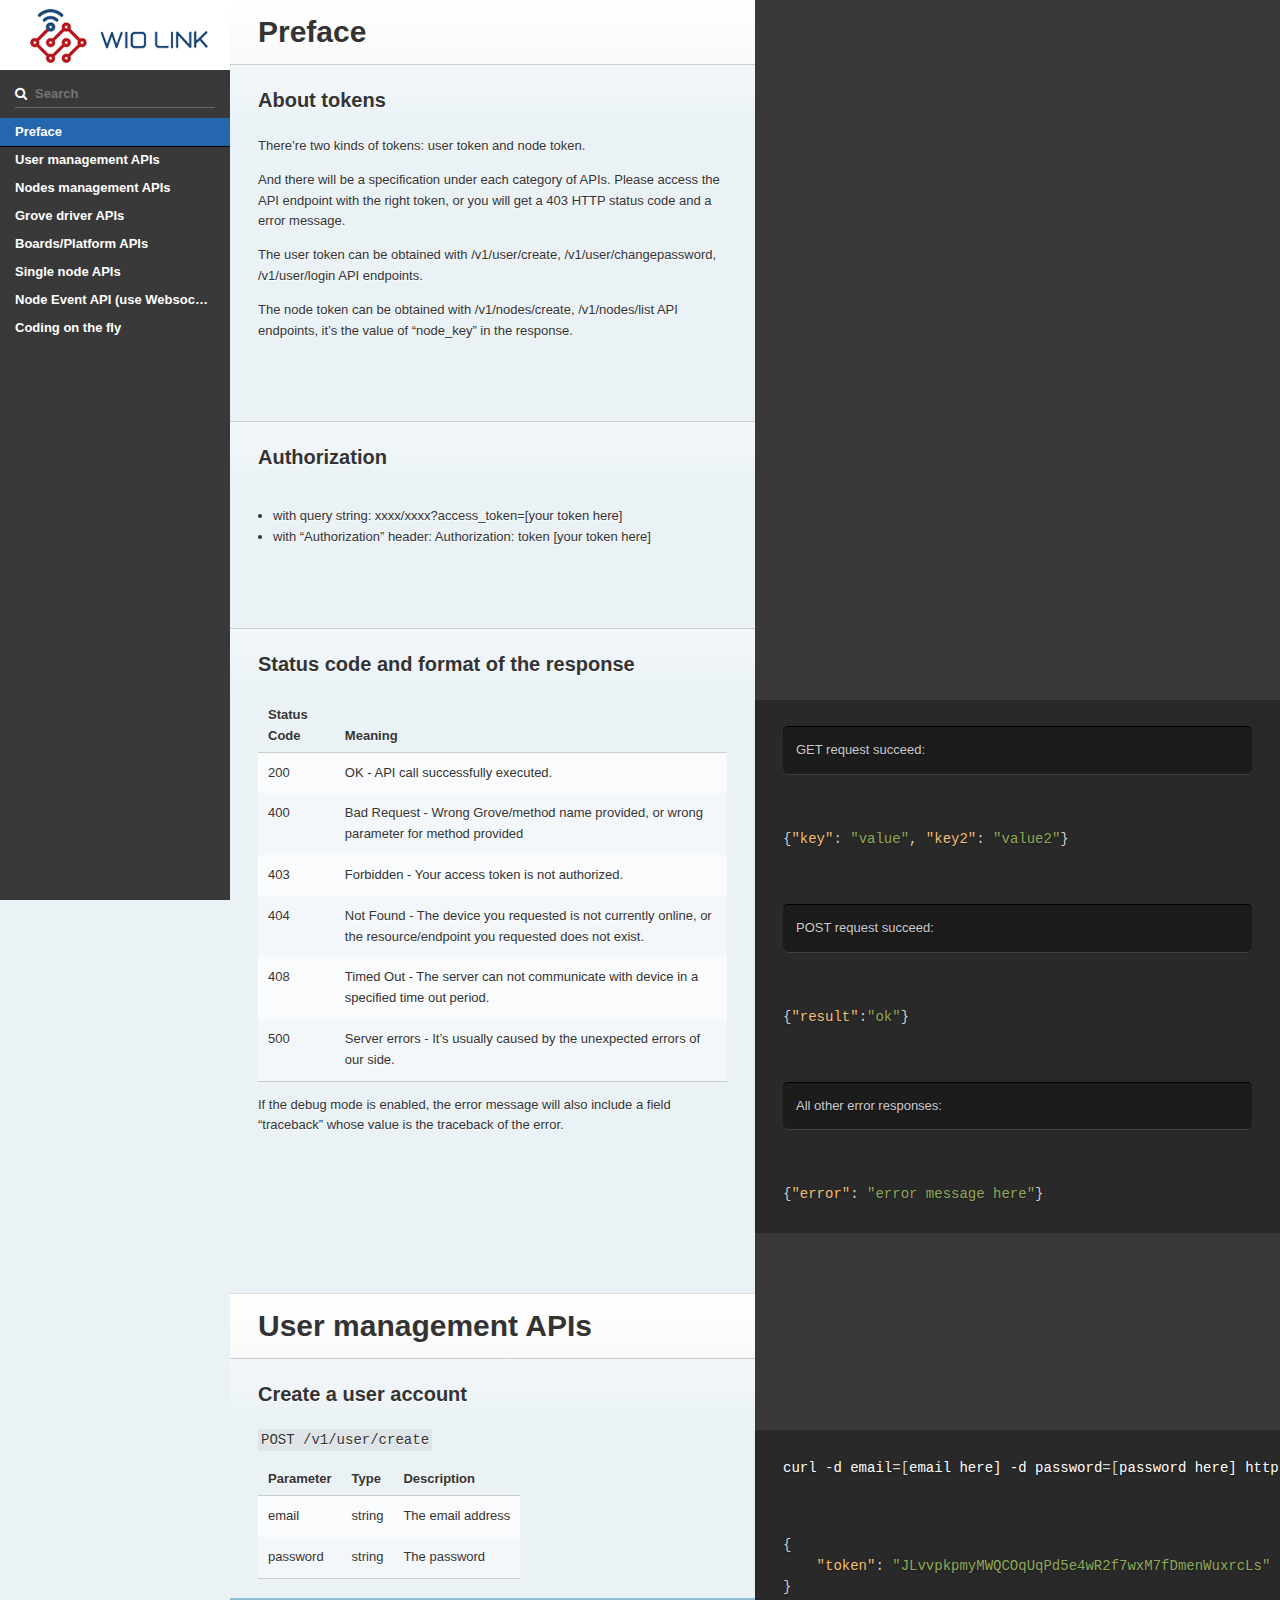
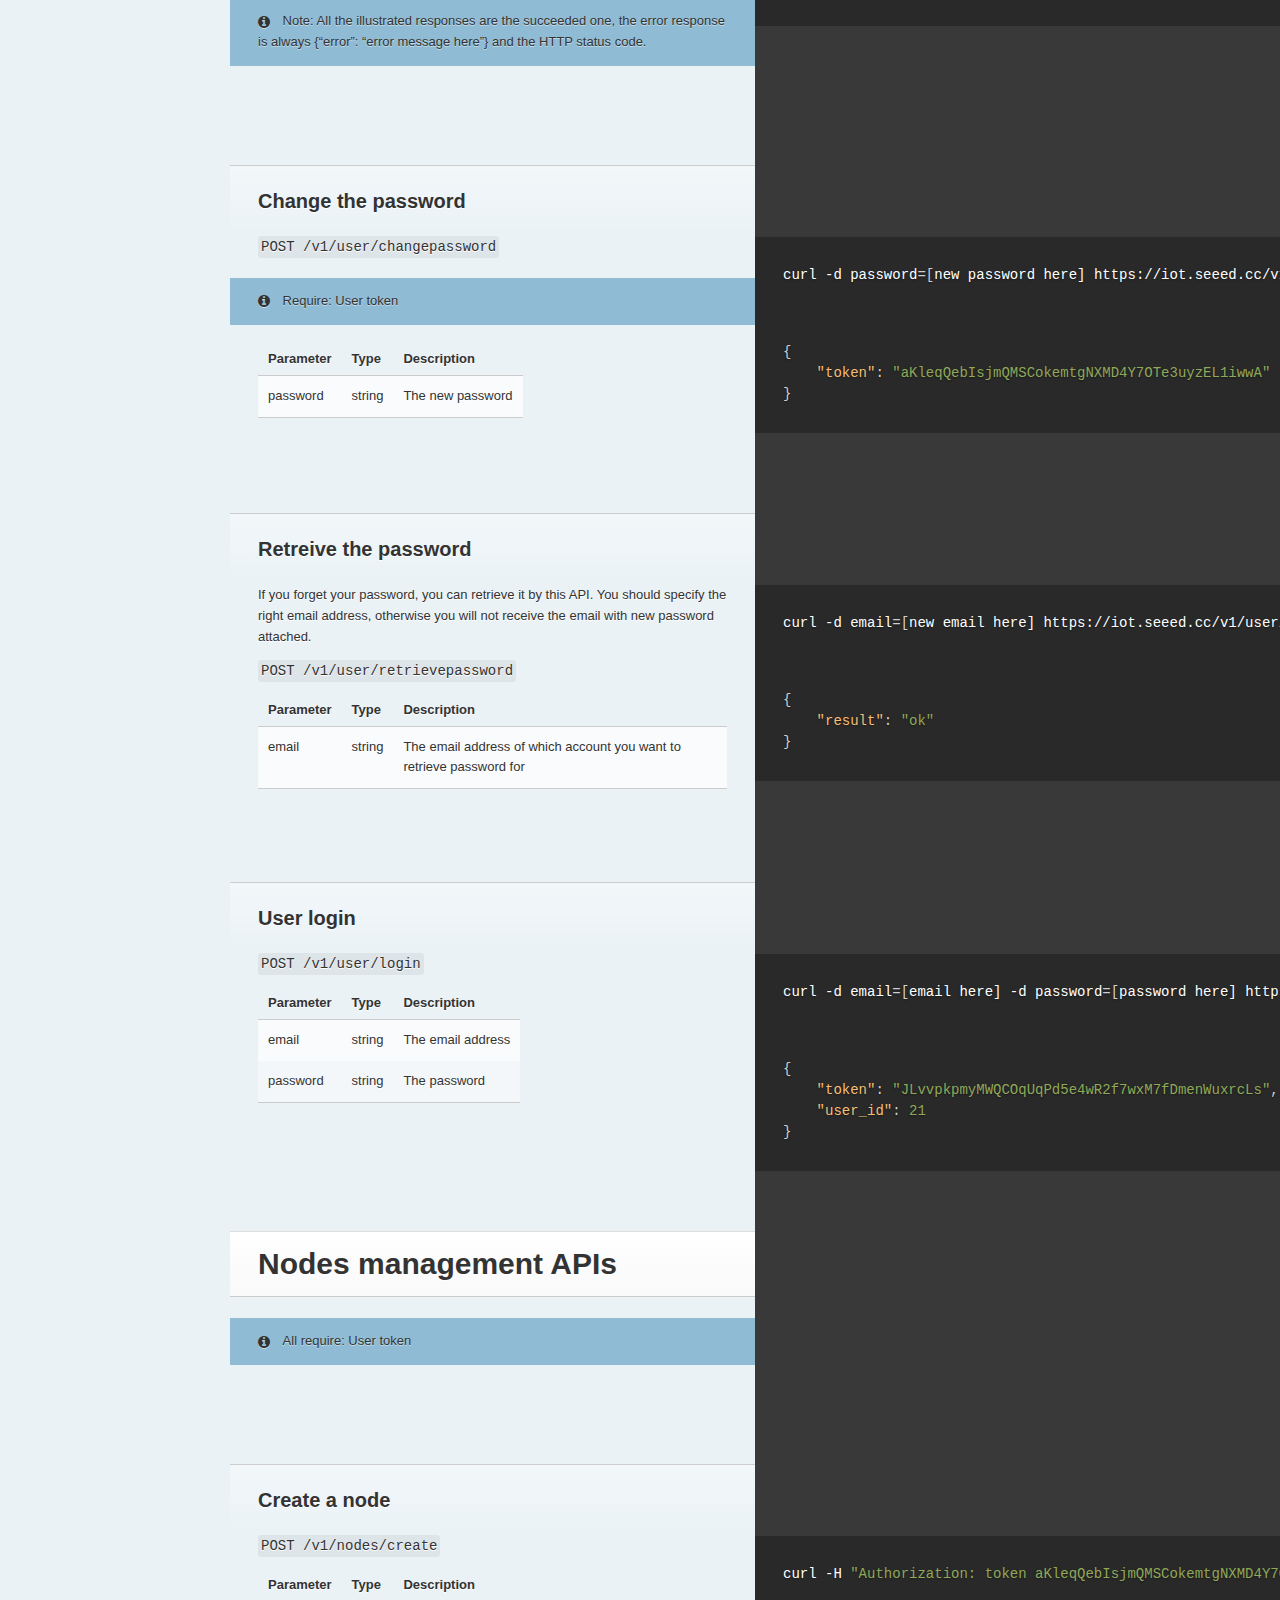
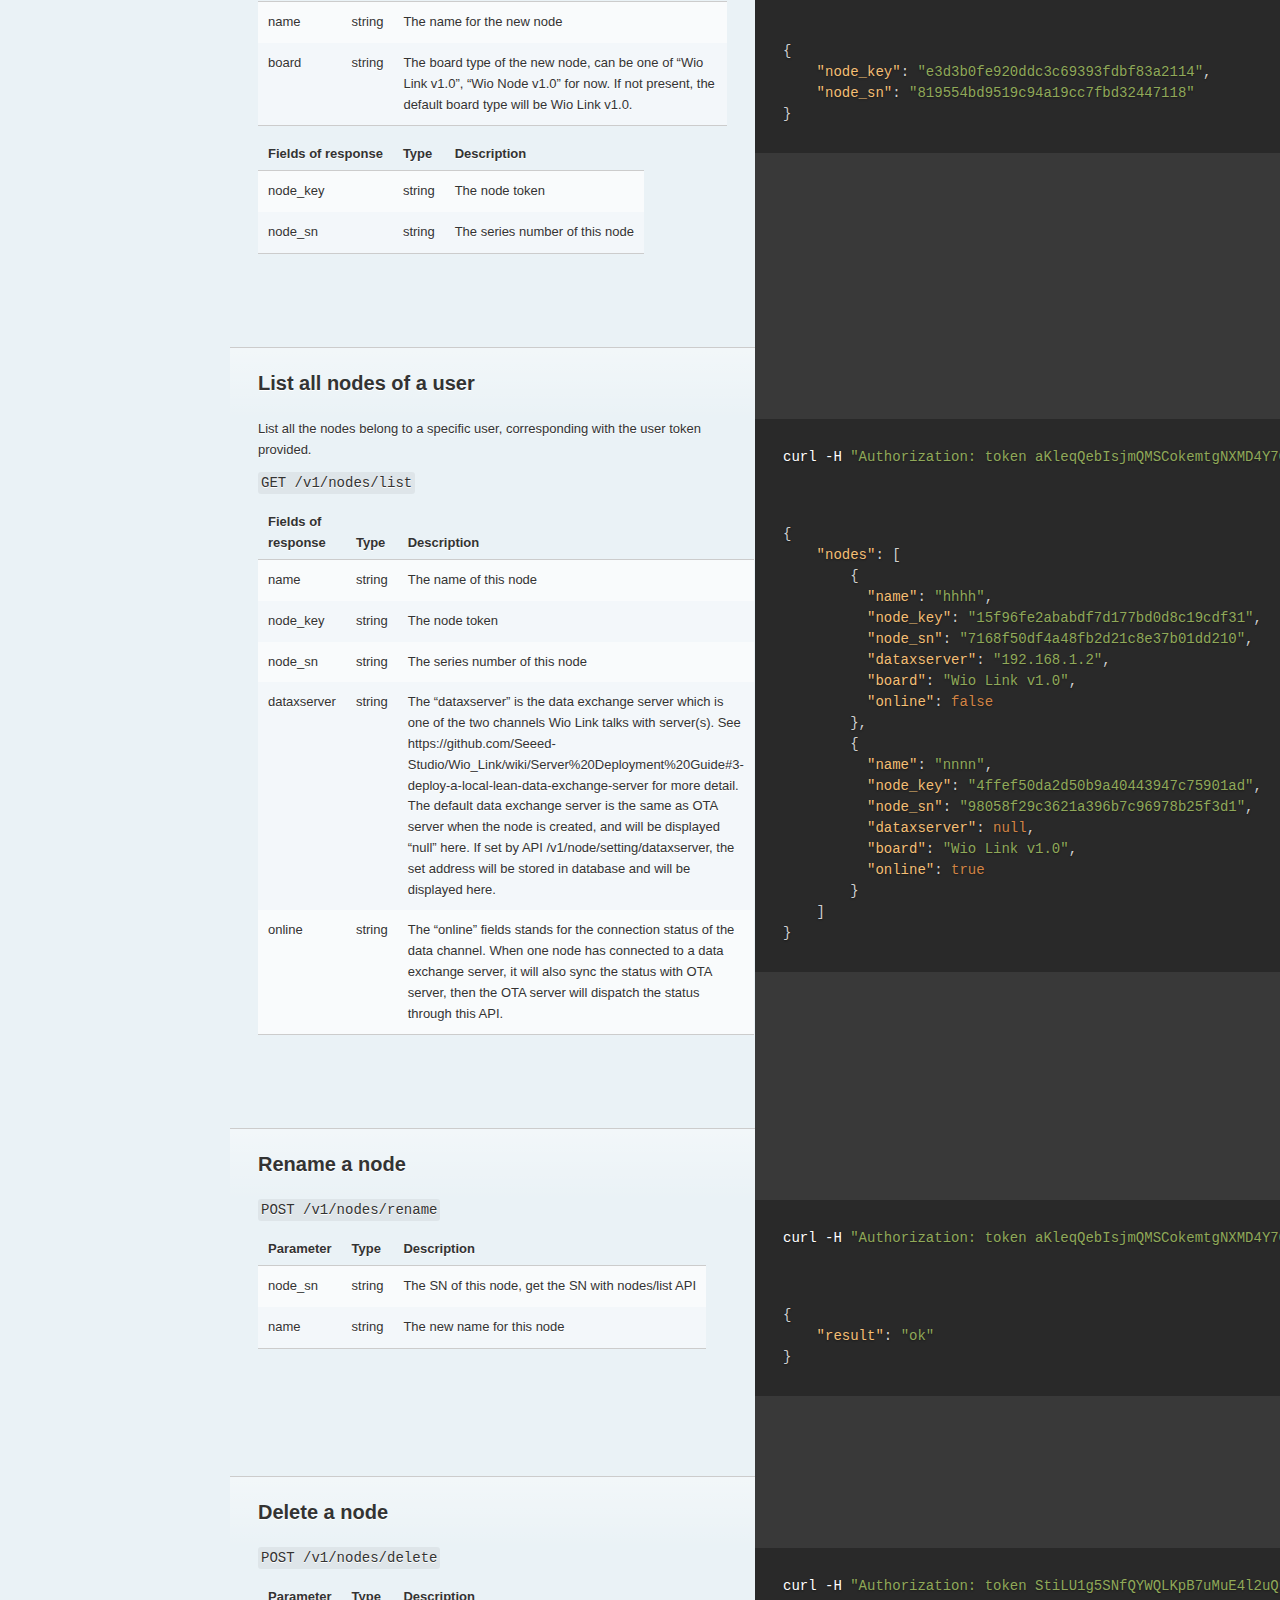
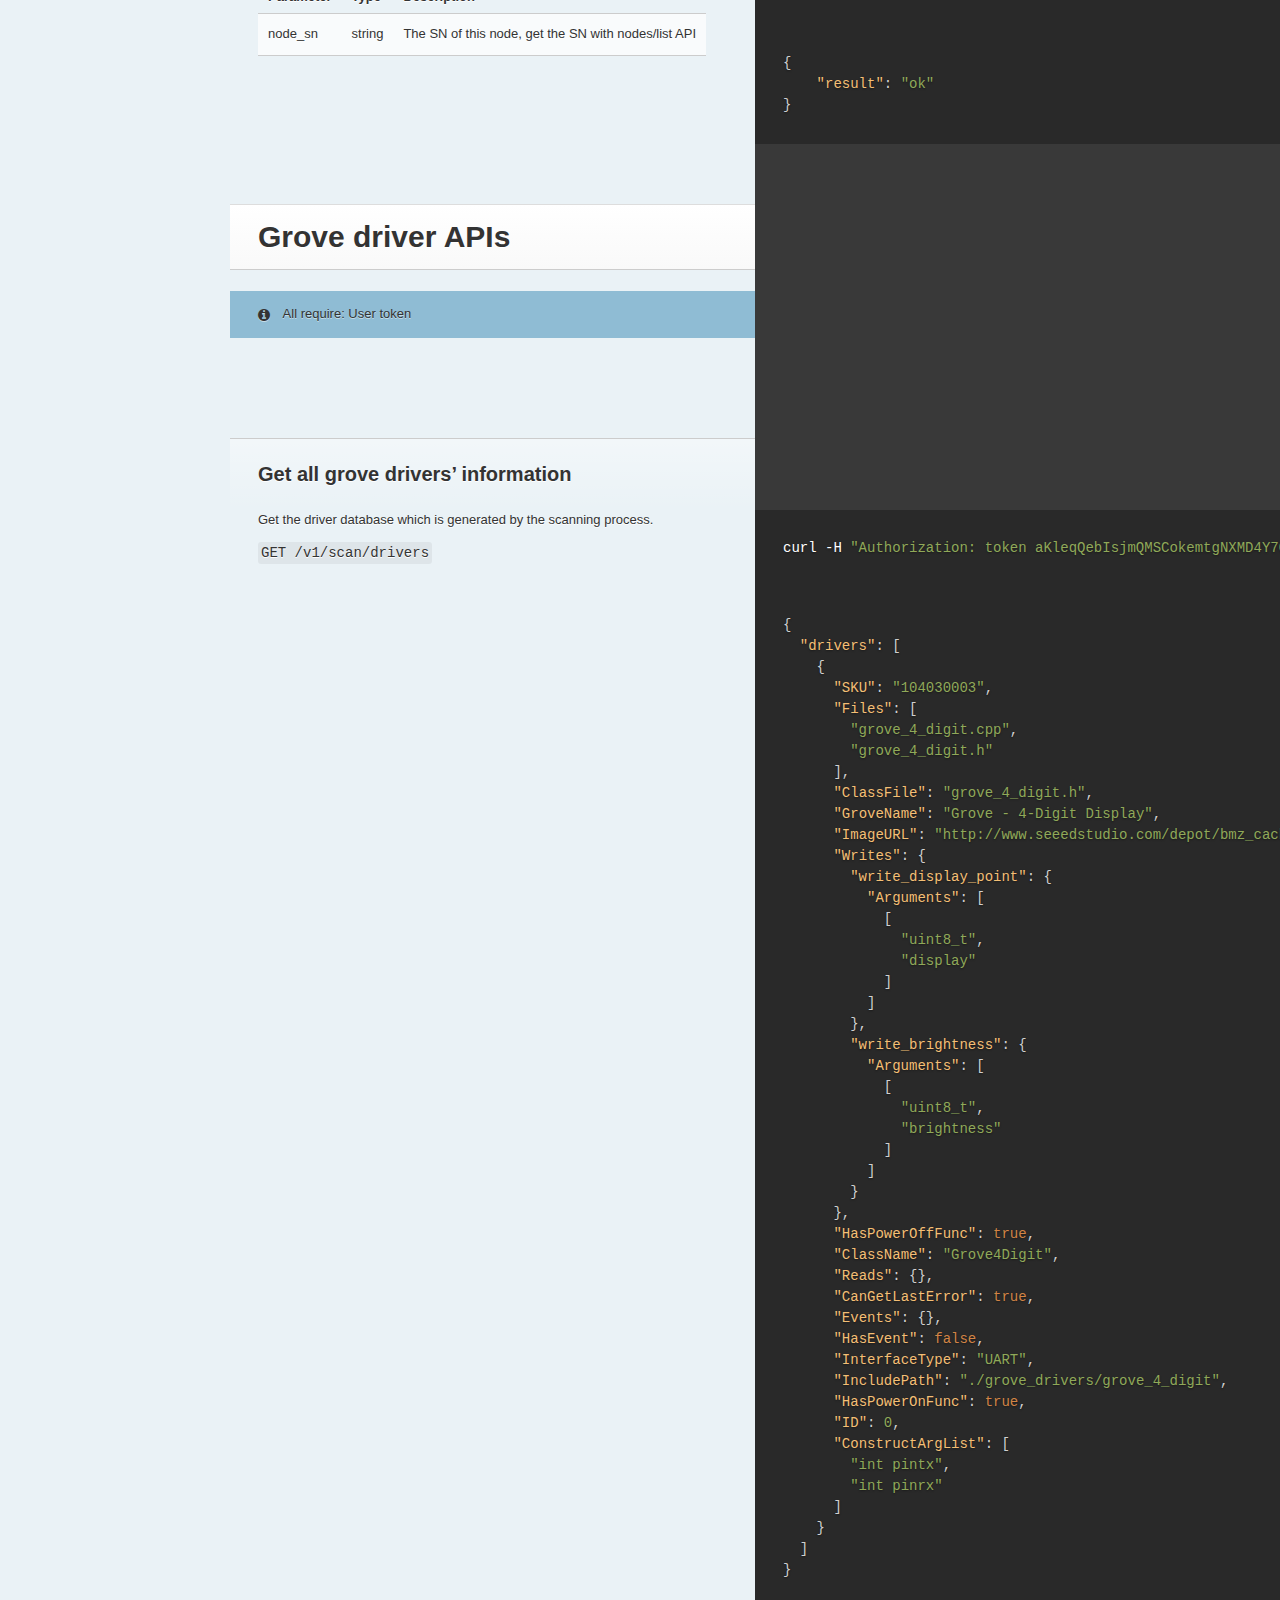
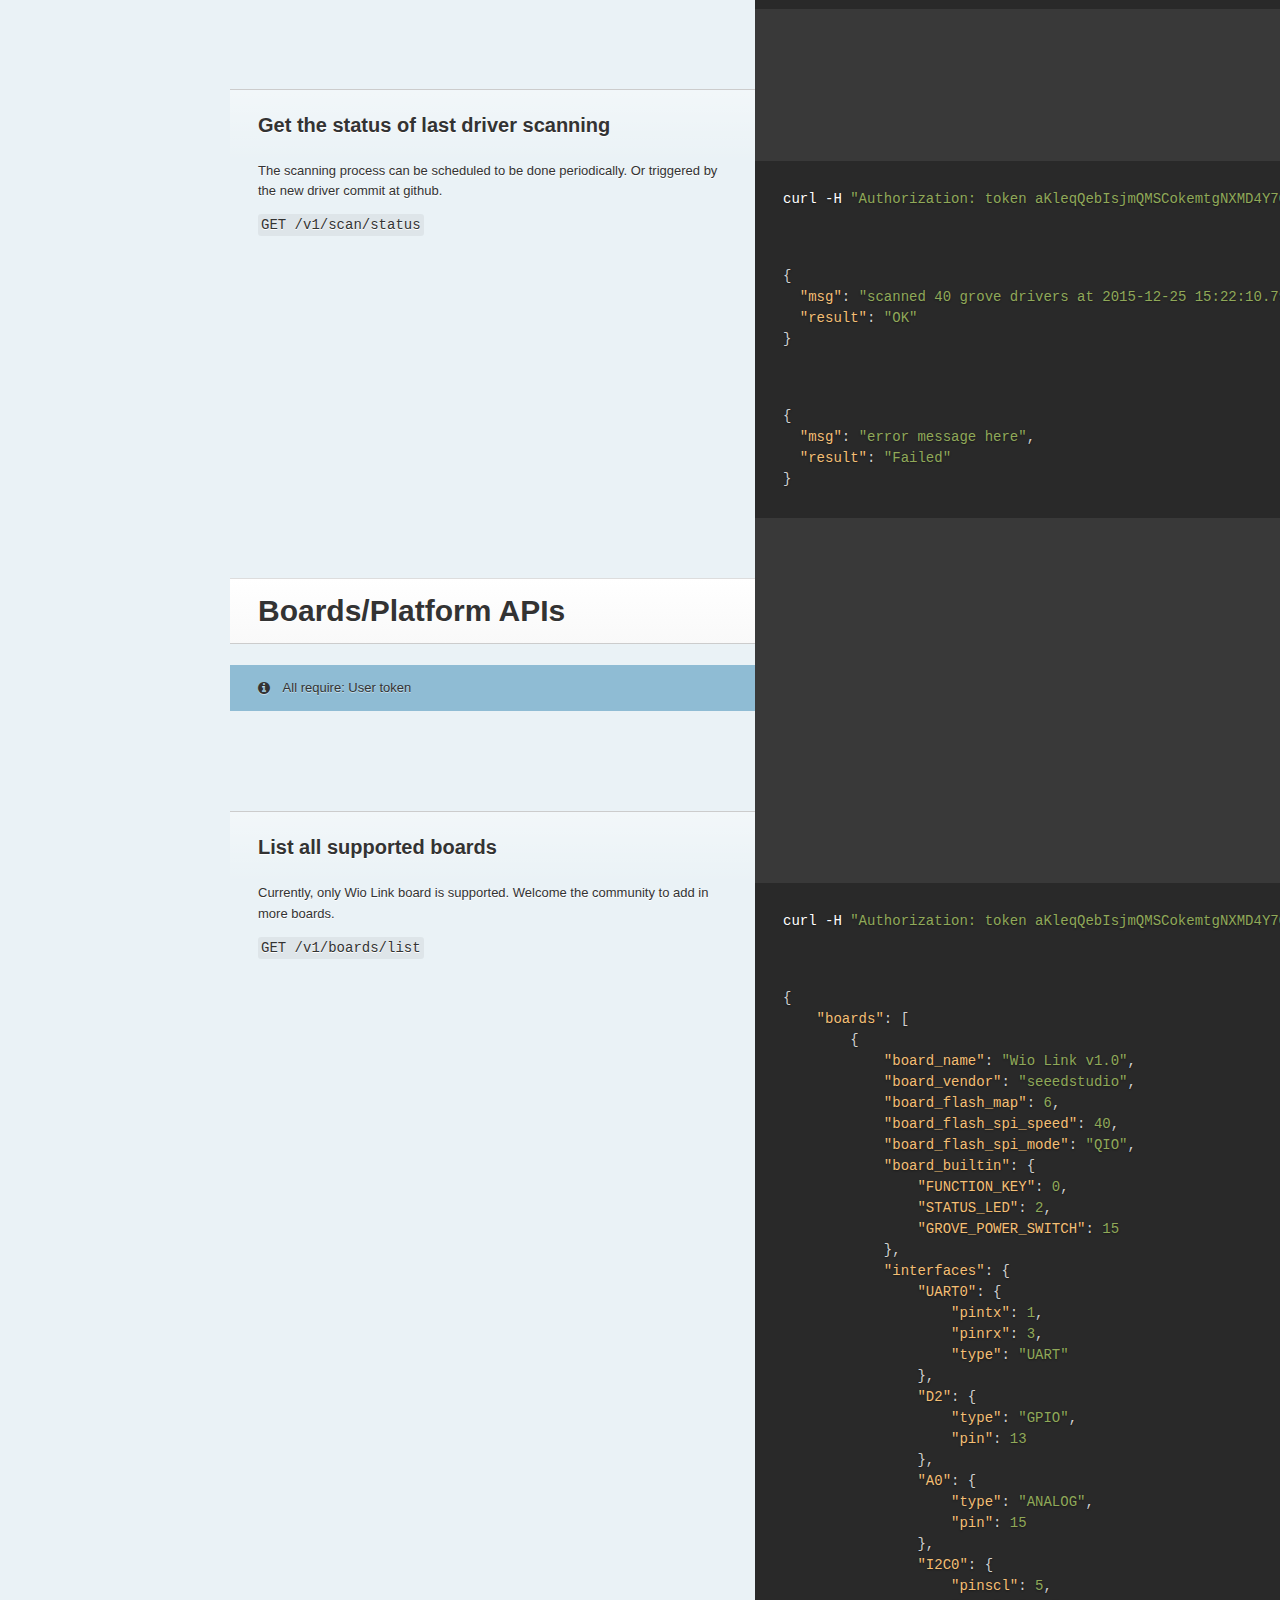
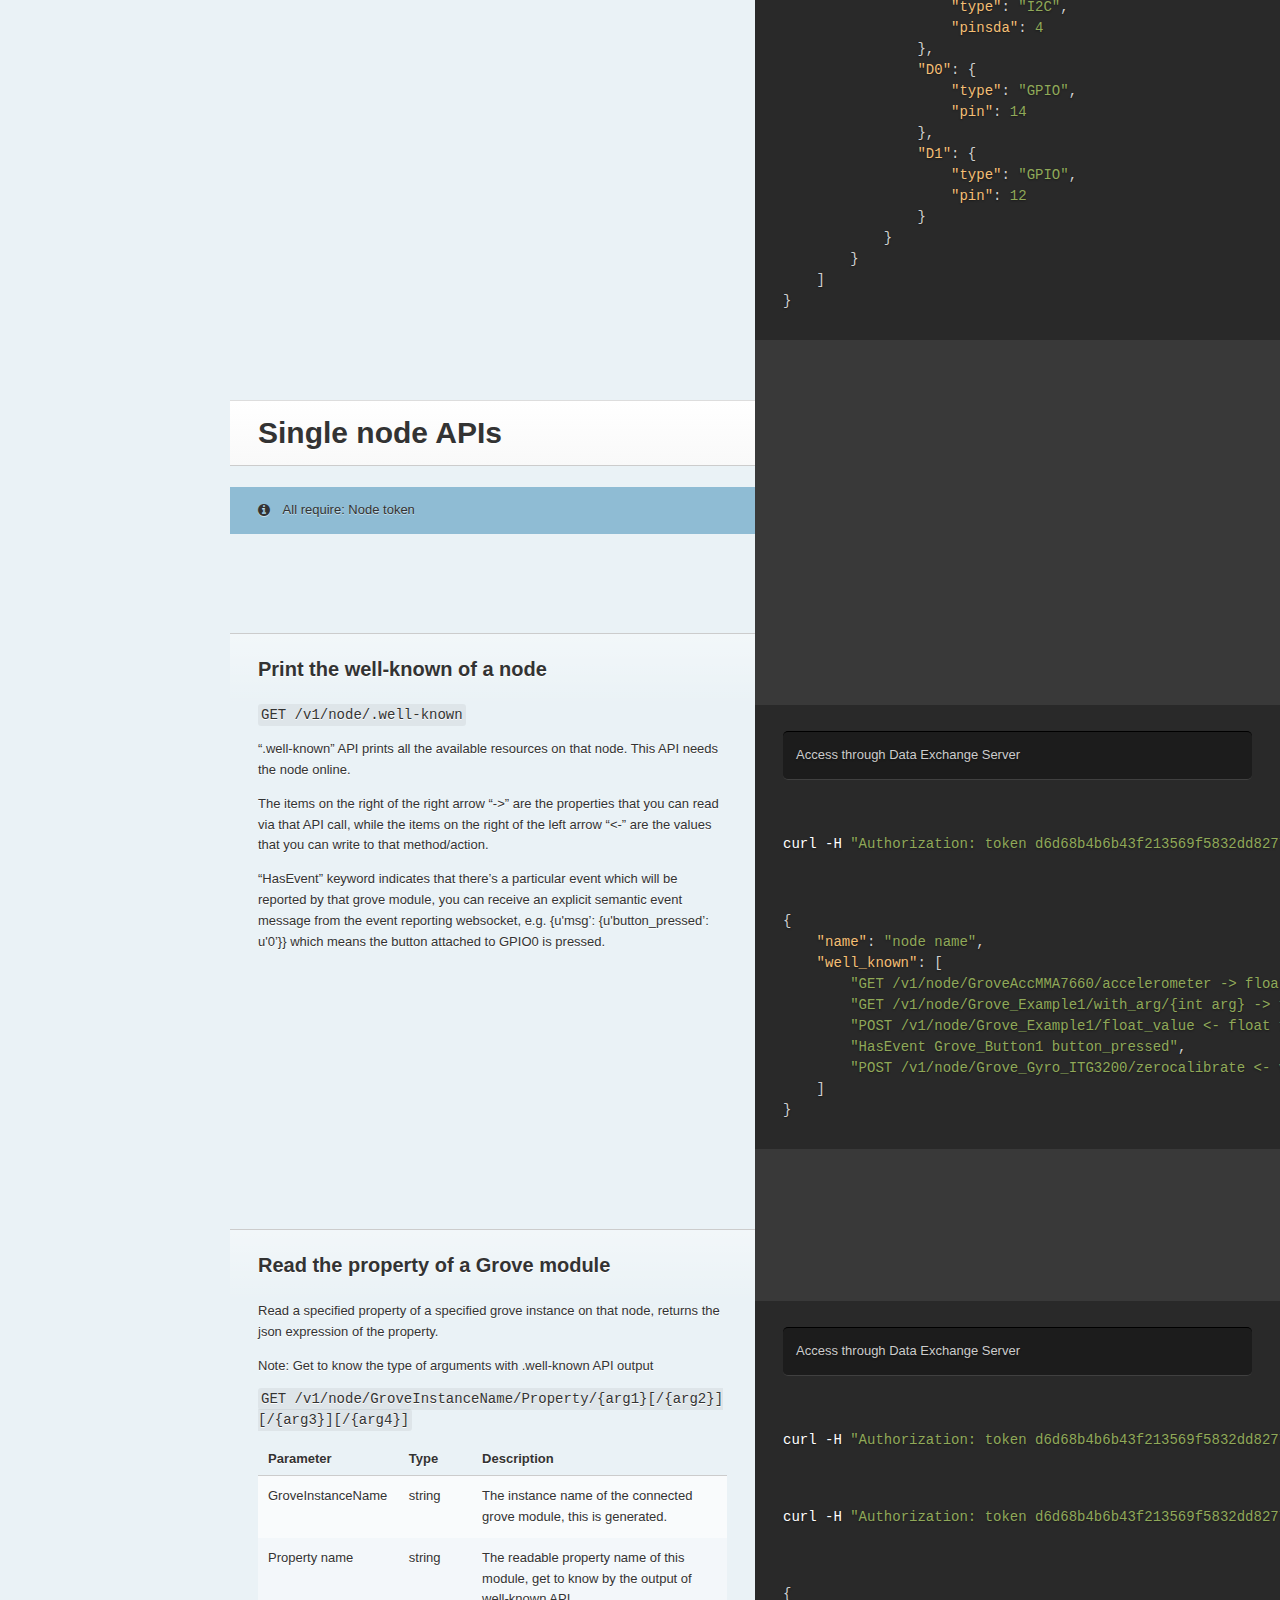
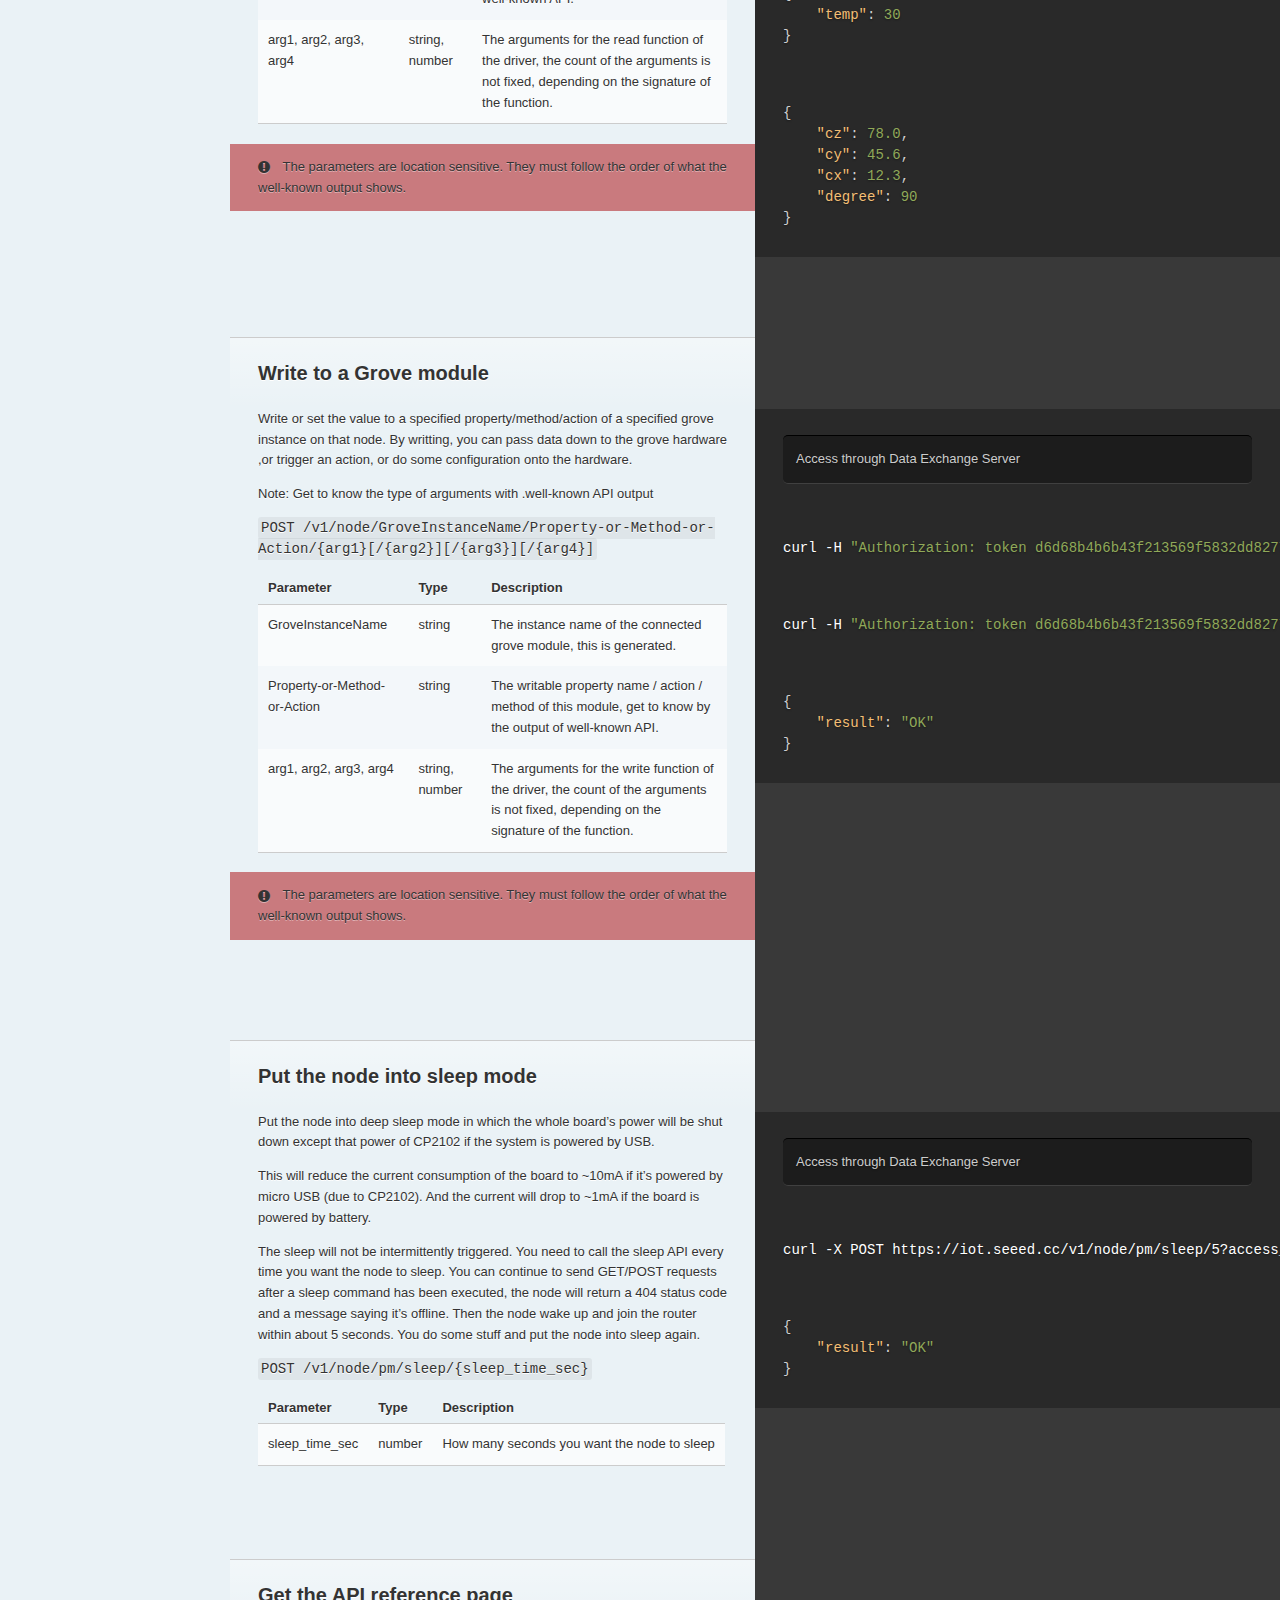
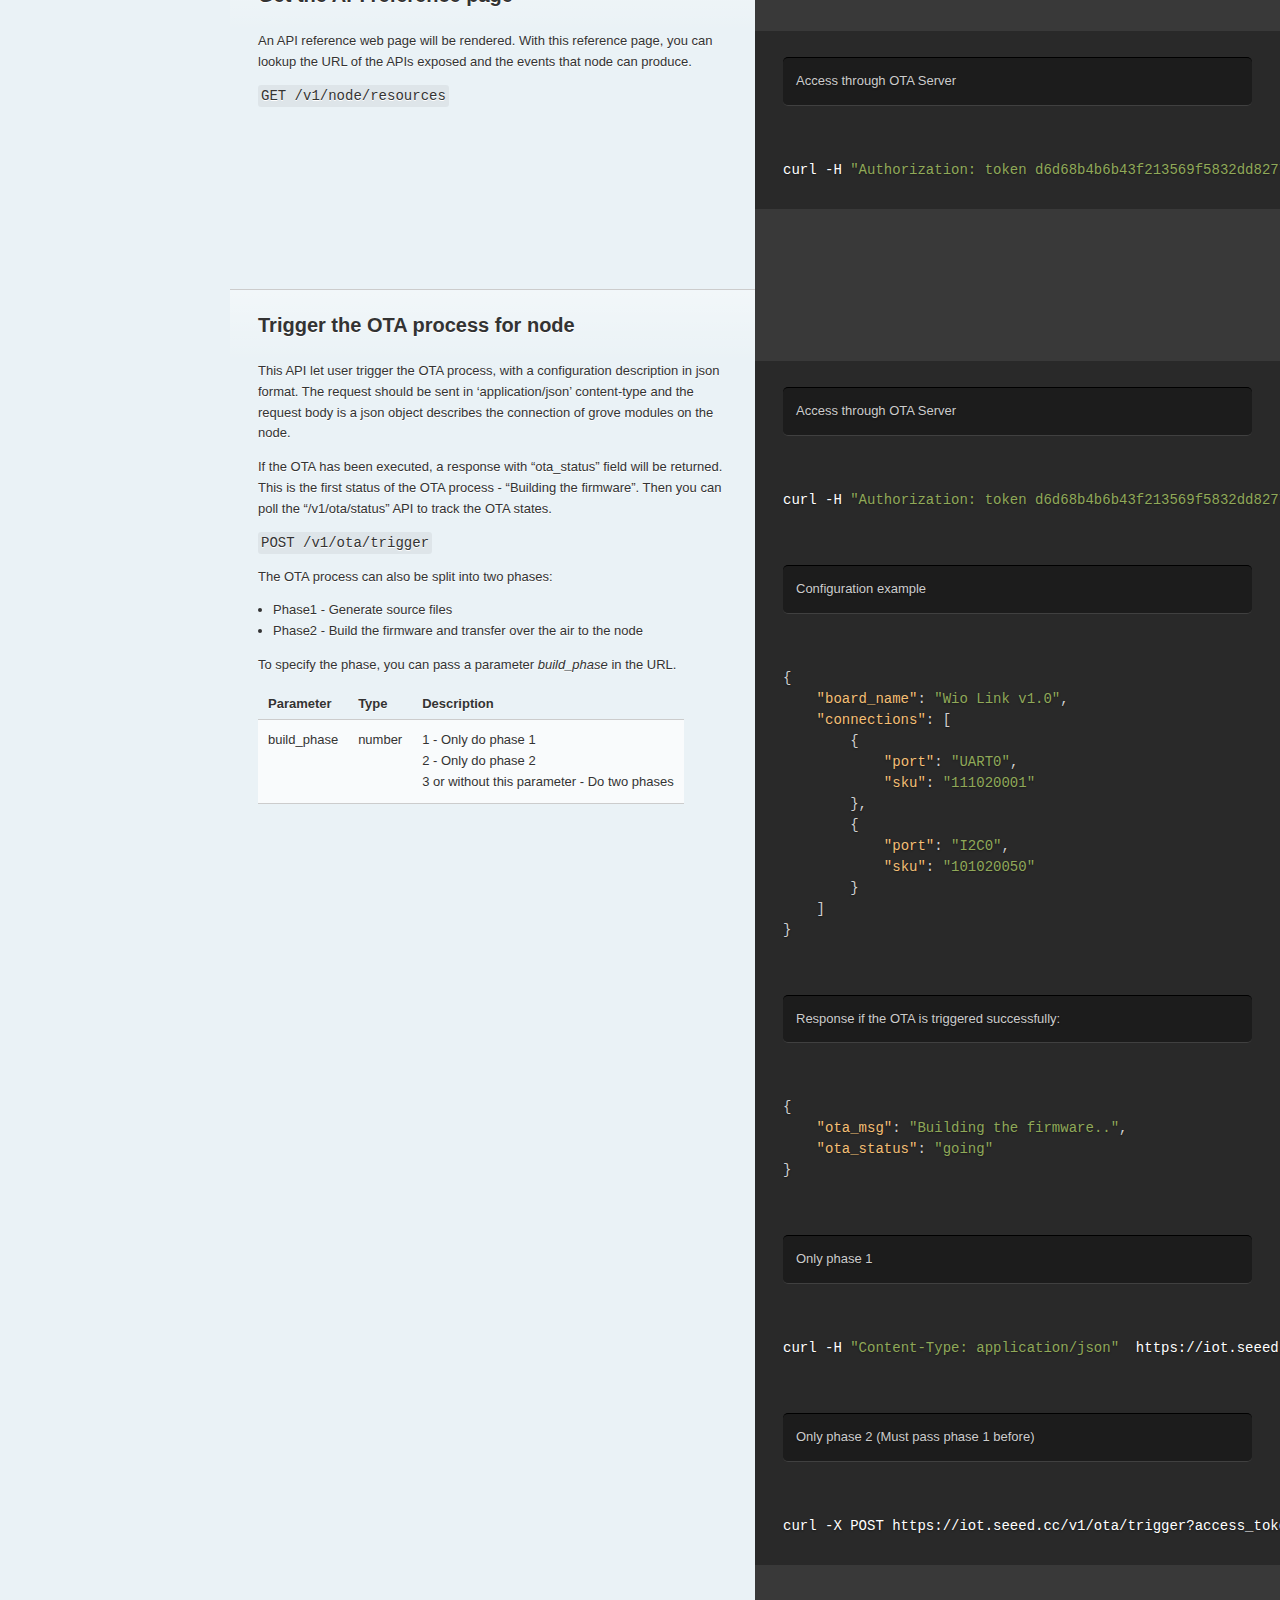
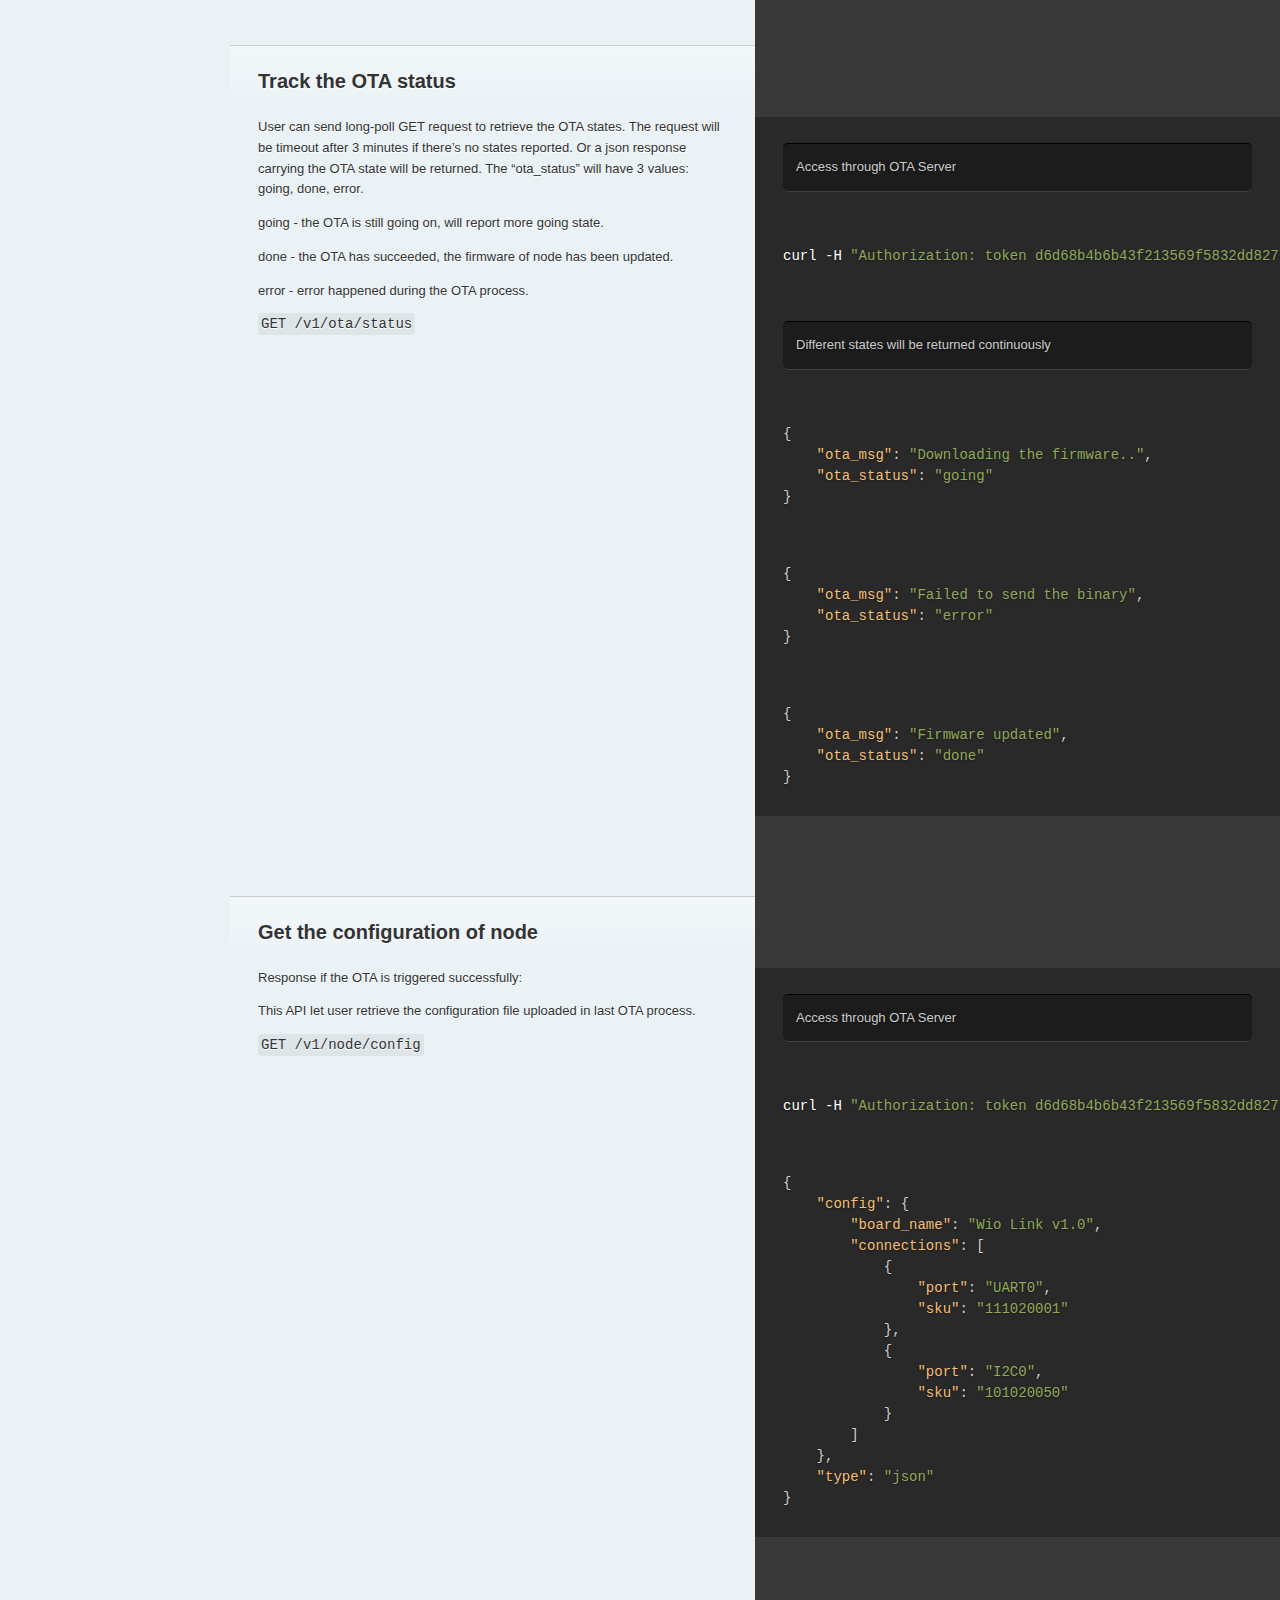
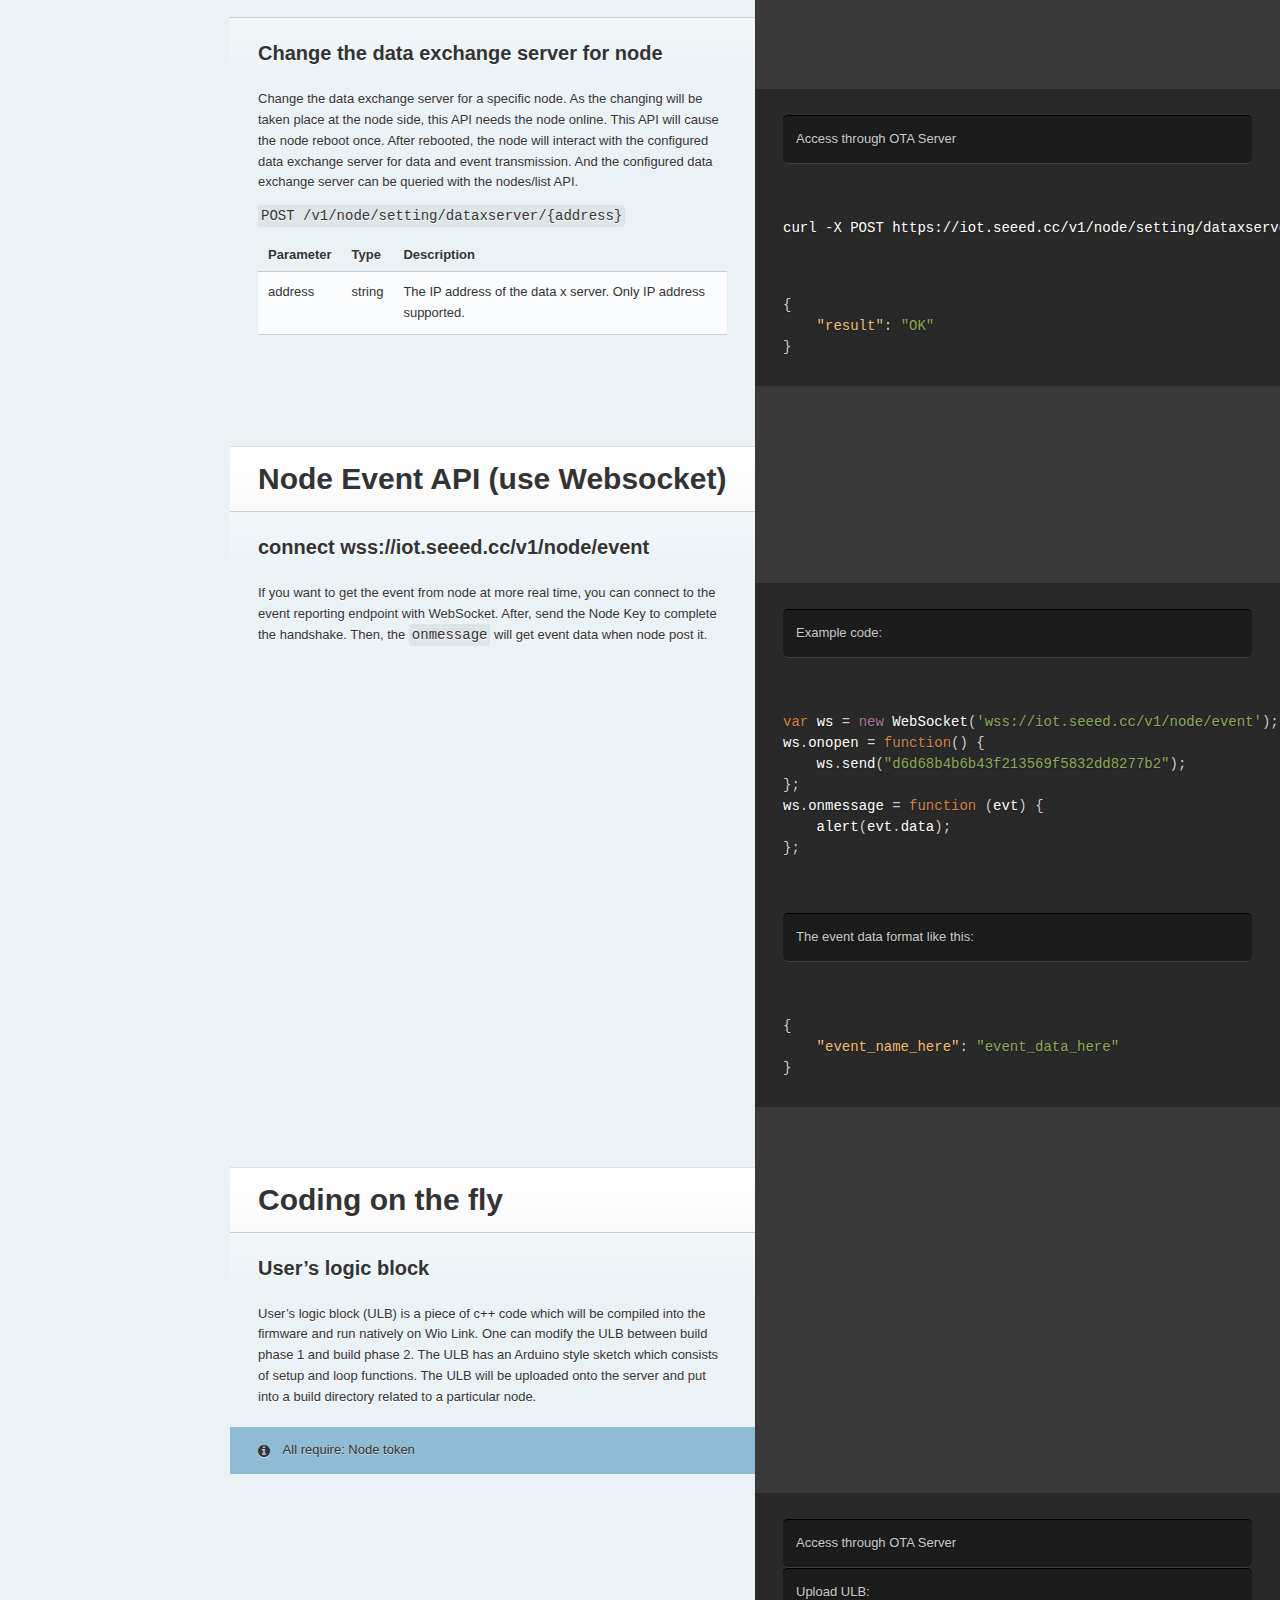
<file: index.html>
<!doctype html>
<html>
  <head>
    <meta charset="utf-8">
    <meta content="IE=edge,chrome=1" http-equiv="X-UA-Compatible">
    <meta name="viewport" content="width=device-width, initial-scale=1, maximum-scale=1">
    <title>API Reference - Wio Link</title>

    <link href="stylesheets/screen.css" rel="stylesheet" type="text/css" media="screen" />
    <link href="stylesheets/print.css" rel="stylesheet" type="text/css" media="print" />
    <script src="https://ajax.googleapis.com/ajax/libs/jquery/2.1.3/jquery.min.js"></script>
      <script src="javascripts/all.js" type="text/javascript"></script>

  </head>

  <body class="index">
    <a href="#" id="nav-button">
      <span>
        NAV
        <img src="images/navbar.png" />
      </span>
    </a>
    <div class="tocify-wrapper">
      <img src="images/logo.png" />
        <div class="search">
          <input type="text" class="search" id="input-search" placeholder="Search">
        </div>
        <ul class="search-results"></ul>
      <div id="toc">
      </div>
    </div>
    <div class="page-wrapper">
      <div class="dark-box"></div>
      <div class="content">
        <h1 id="preface">Preface</h1>

<h2 id="about-tokens">About tokens</h2>

<p>There&rsquo;re two kinds of tokens: user token and node token. </p>

<p>And there will be a specification under each category of APIs. Please access the API endpoint with the right token, or you will get a 403 HTTP status code and a error message.</p>

<p>The user token can be obtained with /v1/user/create, /v1/user/changepassword, /v1/user/login API endpoints.</p>

<p>The node token can be obtained with /v1/nodes/create, /v1/nodes/list API endpoints, it&rsquo;s the value of &ldquo;node_key&rdquo; in the response.</p>

<h2 id="authorization">Authorization</h2>

<ul>
<li>with query string: xxxx/xxxx?access_token=[your token here]</li>
<li>with &ldquo;Authorization&rdquo; header: Authorization: token [your token here]</li>
</ul>

<h2 id="status-code-and-format-of-the-response">Status code and format of the response</h2>

<blockquote>
<p>GET request succeed:</p>
</blockquote>
<pre class="highlight json"><code><span class="p">{</span><span class="nt">"key"</span><span class="p">:</span><span class="w"> </span><span class="s2">"value"</span><span class="p">,</span><span class="w"> </span><span class="nt">"key2"</span><span class="p">:</span><span class="w"> </span><span class="s2">"value2"</span><span class="p">}</span><span class="w">
</span></code></pre>

<blockquote>
<p>POST request succeed:</p>
</blockquote>
<pre class="highlight json"><code><span class="p">{</span><span class="nt">"result"</span><span class="p">:</span><span class="s2">"ok"</span><span class="p">}</span><span class="w">
</span></code></pre>

<blockquote>
<p>All other error responses:</p>
</blockquote>
<pre class="highlight json"><code><span class="p">{</span><span class="nt">"error"</span><span class="p">:</span><span class="w"> </span><span class="s2">"error message here"</span><span class="p">}</span><span class="w">
</span></code></pre>

<table><thead>
<tr>
<th>Status Code</th>
<th>Meaning</th>
</tr>
</thead><tbody>
<tr>
<td>200</td>
<td>OK - API call successfully executed.</td>
</tr>
<tr>
<td>400</td>
<td>Bad Request - Wrong Grove/method name provided, or wrong parameter for method provided</td>
</tr>
<tr>
<td>403</td>
<td>Forbidden - Your access token is not authorized.</td>
</tr>
<tr>
<td>404</td>
<td>Not Found - The device you requested is not currently online, or the resource/endpoint you requested does not exist.</td>
</tr>
<tr>
<td>408</td>
<td>Timed Out - The server can not communicate with device in a specified time out period.</td>
</tr>
<tr>
<td>500</td>
<td>Server errors - It&rsquo;s usually caused by the unexpected errors of our side.</td>
</tr>
</tbody></table>

<p>If the debug mode is enabled, the error message will also include a field &ldquo;traceback&rdquo; whose value is the traceback of the error.</p>

<h1 id="user-management-apis">User management APIs</h1>

<h2 id="create-a-user-account">Create a user account</h2>
<pre class="highlight shell"><code>curl -d <span class="nv">email</span><span class="o">=[</span>email here] -d <span class="nv">password</span><span class="o">=[</span>password here] https://iot.seeed.cc/v1/user/create
</code></pre>
<pre class="highlight json"><code><span class="p">{</span><span class="w">
    </span><span class="nt">"token"</span><span class="p">:</span><span class="w"> </span><span class="s2">"JLvvpkpmyMWQCOqUqPd5e4wR2f7wxM7fDmenWuxrcLs"</span><span class="w">
</span><span class="p">}</span><span class="w">
</span></code></pre>

<p><code class="prettyprint">POST /v1/user/create</code></p>

<table><thead>
<tr>
<th>Parameter</th>
<th>Type</th>
<th>Description</th>
</tr>
</thead><tbody>
<tr>
<td>email</td>
<td>string</td>
<td>The email address</td>
</tr>
<tr>
<td>password</td>
<td>string</td>
<td>The password</td>
</tr>
</tbody></table>

<aside class="notice">
Note: All the illustrated responses are the succeeded one, the error response is always {“error”: “error message here”} and the HTTP status code.
</aside>

<h2 id="change-the-password">Change the password</h2>
<pre class="highlight shell"><code>curl -d <span class="nv">password</span><span class="o">=[</span>new password here] https://iot.seeed.cc/v1/user/changepassword?access_token<span class="o">=</span>9L0_ofzPHnan91UQbtcCS4KzCI8BGQk6-OgMOtmnI3Q
</code></pre>
<pre class="highlight json"><code><span class="p">{</span><span class="w">
    </span><span class="nt">"token"</span><span class="p">:</span><span class="w"> </span><span class="s2">"aKleqQebIsjmQMSCokemtgNXMD4Y7OTe3uyzEL1iwwA"</span><span class="w">
</span><span class="p">}</span><span class="w">
</span></code></pre>

<p><code class="prettyprint">POST /v1/user/changepassword</code></p>

<aside class="notice">
Require: User token
</aside>

<table><thead>
<tr>
<th>Parameter</th>
<th>Type</th>
<th>Description</th>
</tr>
</thead><tbody>
<tr>
<td>password</td>
<td>string</td>
<td>The new password</td>
</tr>
</tbody></table>

<h2 id="retreive-the-password">Retreive the password</h2>
<pre class="highlight shell"><code>curl -d <span class="nv">email</span><span class="o">=[</span>new email here] https://iot.seeed.cc/v1/user/retrievepassword
</code></pre>
<pre class="highlight json"><code><span class="p">{</span><span class="w">
    </span><span class="nt">"result"</span><span class="p">:</span><span class="w"> </span><span class="s2">"ok"</span><span class="w">
</span><span class="p">}</span><span class="w">
</span></code></pre>

<p>If you forget your password, you can retrieve it by this API. You should specify the right email address, otherwise you will not receive the email with new password attached.</p>

<p><code class="prettyprint">POST /v1/user/retrievepassword</code></p>

<table><thead>
<tr>
<th>Parameter</th>
<th>Type</th>
<th>Description</th>
</tr>
</thead><tbody>
<tr>
<td>email</td>
<td>string</td>
<td>The email address of which account you want to retrieve password for</td>
</tr>
</tbody></table>

<h2 id="user-login">User login</h2>
<pre class="highlight shell"><code>curl -d <span class="nv">email</span><span class="o">=[</span>email here] -d <span class="nv">password</span><span class="o">=[</span>password here] https://iot.seeed.cc/v1/user/login
</code></pre>
<pre class="highlight json"><code><span class="p">{</span><span class="w">
    </span><span class="nt">"token"</span><span class="p">:</span><span class="w"> </span><span class="s2">"JLvvpkpmyMWQCOqUqPd5e4wR2f7wxM7fDmenWuxrcLs"</span><span class="p">,</span><span class="w">
    </span><span class="nt">"user_id"</span><span class="p">:</span><span class="w"> </span><span class="mi">21</span><span class="w">
</span><span class="p">}</span><span class="w">
</span></code></pre>

<p><code class="prettyprint">POST /v1/user/login</code></p>

<table><thead>
<tr>
<th>Parameter</th>
<th>Type</th>
<th>Description</th>
</tr>
</thead><tbody>
<tr>
<td>email</td>
<td>string</td>
<td>The email address</td>
</tr>
<tr>
<td>password</td>
<td>string</td>
<td>The password</td>
</tr>
</tbody></table>

<h1 id="nodes-management-apis">Nodes management APIs</h1>

<aside class="notice">
All require: User token
</aside>

<h2 id="create-a-node">Create a node</h2>
<pre class="highlight shell"><code>curl -H <span class="s2">"Authorization: token aKleqQebIsjmQMSCokemtgNXMD4Y7OTe3uyzEL1iwwA"</span> -d <span class="nv">name</span><span class="o">=</span>node_1 -d <span class="nv">board</span><span class="o">=</span><span class="s2">"Wio Link v1.0"</span> https://iot.seeed.cc/v1/nodes/create
</code></pre>
<pre class="highlight json"><code><span class="p">{</span><span class="w">
    </span><span class="nt">"node_key"</span><span class="p">:</span><span class="w"> </span><span class="s2">"e3d3b0fe920ddc3c69393fdbf83a2114"</span><span class="p">,</span><span class="w"> 
    </span><span class="nt">"node_sn"</span><span class="p">:</span><span class="w"> </span><span class="s2">"819554bd9519c94a19cc7fbd32447118"</span><span class="w">
</span><span class="p">}</span><span class="w">
</span></code></pre>

<p><code class="prettyprint">POST /v1/nodes/create</code></p>

<table><thead>
<tr>
<th>Parameter</th>
<th>Type</th>
<th>Description</th>
</tr>
</thead><tbody>
<tr>
<td>name</td>
<td>string</td>
<td>The name for the new node</td>
</tr>
<tr>
<td>board</td>
<td>string</td>
<td>The board type of the new node, can be one of &ldquo;Wio Link v1.0&rdquo;, &ldquo;Wio Node v1.0&rdquo; for now. If not present, the default board type will be Wio Link v1.0.</td>
</tr>
</tbody></table>

<table><thead>
<tr>
<th>Fields of response</th>
<th>Type</th>
<th>Description</th>
</tr>
</thead><tbody>
<tr>
<td>node_key</td>
<td>string</td>
<td>The node token</td>
</tr>
<tr>
<td>node_sn</td>
<td>string</td>
<td>The series number of this node</td>
</tr>
</tbody></table>

<h2 id="list-all-nodes-of-a-user">List all nodes of a user</h2>
<pre class="highlight shell"><code>curl -H <span class="s2">"Authorization: token aKleqQebIsjmQMSCokemtgNXMD4Y7OTe3uyzEL1iwwA"</span> https://iot.seeed.cc/v1/nodes/list
</code></pre>
<pre class="highlight json"><code><span class="p">{</span><span class="w">
    </span><span class="nt">"nodes"</span><span class="p">:</span><span class="w"> </span><span class="p">[</span><span class="w">
        </span><span class="p">{</span><span class="w">
          </span><span class="nt">"name"</span><span class="p">:</span><span class="w"> </span><span class="s2">"hhhh"</span><span class="p">,</span><span class="w">
          </span><span class="nt">"node_key"</span><span class="p">:</span><span class="w"> </span><span class="s2">"15f96fe2ababdf7d177bd0d8c19cdf31"</span><span class="p">,</span><span class="w">
          </span><span class="nt">"node_sn"</span><span class="p">:</span><span class="w"> </span><span class="s2">"7168f50df4a48fb2d21c8e37b01dd210"</span><span class="p">,</span><span class="w">
          </span><span class="nt">"dataxserver"</span><span class="p">:</span><span class="w"> </span><span class="s2">"192.168.1.2"</span><span class="p">,</span><span class="w">
          </span><span class="nt">"board"</span><span class="p">:</span><span class="w"> </span><span class="s2">"Wio Link v1.0"</span><span class="p">,</span><span class="w">
          </span><span class="nt">"online"</span><span class="p">:</span><span class="w"> </span><span class="kc">false</span><span class="w">
        </span><span class="p">},</span><span class="w">
        </span><span class="p">{</span><span class="w">
          </span><span class="nt">"name"</span><span class="p">:</span><span class="w"> </span><span class="s2">"nnnn"</span><span class="p">,</span><span class="w">
          </span><span class="nt">"node_key"</span><span class="p">:</span><span class="w"> </span><span class="s2">"4ffef50da2d50b9a40443947c75901ad"</span><span class="p">,</span><span class="w">
          </span><span class="nt">"node_sn"</span><span class="p">:</span><span class="w"> </span><span class="s2">"98058f29c3621a396b7c96978b25f3d1"</span><span class="p">,</span><span class="w">
          </span><span class="nt">"dataxserver"</span><span class="p">:</span><span class="w"> </span><span class="kc">null</span><span class="p">,</span><span class="w">
          </span><span class="nt">"board"</span><span class="p">:</span><span class="w"> </span><span class="s2">"Wio Link v1.0"</span><span class="p">,</span><span class="w">
          </span><span class="nt">"online"</span><span class="p">:</span><span class="w"> </span><span class="kc">true</span><span class="w">
        </span><span class="p">}</span><span class="w">
    </span><span class="p">]</span><span class="w">
</span><span class="p">}</span><span class="w">
</span></code></pre>

<p>List all the nodes belong to a specific user, corresponding with the user token provided.</p>

<p><code class="prettyprint">GET /v1/nodes/list</code></p>

<table><thead>
<tr>
<th>Fields of response</th>
<th>Type</th>
<th>Description</th>
</tr>
</thead><tbody>
<tr>
<td>name</td>
<td>string</td>
<td>The name of this node</td>
</tr>
<tr>
<td>node_key</td>
<td>string</td>
<td>The node token</td>
</tr>
<tr>
<td>node_sn</td>
<td>string</td>
<td>The series number of this node</td>
</tr>
<tr>
<td>dataxserver</td>
<td>string</td>
<td>The &ldquo;dataxserver&rdquo; is the data exchange server which is one of the two channels Wio Link talks with server(s). See https://github.com/Seeed-Studio/Wio_Link/wiki/Server%20Deployment%20Guide#3-deploy-a-local-lean-data-exchange-server for more detail. The default data exchange server is the same as OTA server when the node is created, and will be displayed &ldquo;null&rdquo; here. If set by API /v1/node/setting/dataxserver, the set address will be stored in database and will be displayed here.</td>
</tr>
<tr>
<td>online</td>
<td>string</td>
<td>The &ldquo;online&rdquo; fields stands for the connection status of the data channel. When one node has connected to a data exchange server, it will also sync the status with OTA server, then the OTA server will dispatch the status through this API.</td>
</tr>
</tbody></table>

<h2 id="rename-a-node">Rename a node</h2>
<pre class="highlight shell"><code>curl -H <span class="s2">"Authorization: token aKleqQebIsjmQMSCokemtgNXMD4Y7OTe3uyzEL1iwwA"</span> https://iot.seeed.cc/v1/nodes/rename -d <span class="nv">node_sn</span><span class="o">=</span>160769ffa50feae76ec6f7a4fb95bf6c -d <span class="nv">name</span><span class="o">=</span>new_name
</code></pre>
<pre class="highlight json"><code><span class="p">{</span><span class="w">
    </span><span class="nt">"result"</span><span class="p">:</span><span class="w"> </span><span class="s2">"ok"</span><span class="w">
</span><span class="p">}</span><span class="w">
</span></code></pre>

<p><code class="prettyprint">POST /v1/nodes/rename</code></p>

<table><thead>
<tr>
<th>Parameter</th>
<th>Type</th>
<th>Description</th>
</tr>
</thead><tbody>
<tr>
<td>node_sn</td>
<td>string</td>
<td>The SN of this node, get the SN with nodes/list API</td>
</tr>
<tr>
<td>name</td>
<td>string</td>
<td>The new name for this node</td>
</tr>
</tbody></table>

<h2 id="delete-a-node">Delete a node</h2>
<pre class="highlight shell"><code>curl -H <span class="s2">"Authorization: token StiLU1g5SNfQYWQLKpB7uMuE4l2uQuamKMBsIW1RGgA"</span> https://iot.seeed.cc/v1/nodes/delete -d <span class="s2">"node_sn=bac0df2d1b01b32c8ad3a0efbfc31c5f"</span>
</code></pre>
<pre class="highlight json"><code><span class="p">{</span><span class="w">
    </span><span class="nt">"result"</span><span class="p">:</span><span class="w"> </span><span class="s2">"ok"</span><span class="w">
</span><span class="p">}</span><span class="w">
</span></code></pre>

<p><code class="prettyprint">POST /v1/nodes/delete</code></p>

<table><thead>
<tr>
<th>Parameter</th>
<th>Type</th>
<th>Description</th>
</tr>
</thead><tbody>
<tr>
<td>node_sn</td>
<td>string</td>
<td>The SN of this node, get the SN with nodes/list API</td>
</tr>
</tbody></table>

<h1 id="grove-driver-apis">Grove driver APIs</h1>

<aside class="notice">
All require: User token
</aside>

<h2 id="get-all-grove-drivers-39-information">Get all grove drivers&rsquo; information</h2>
<pre class="highlight shell"><code>curl -H <span class="s2">"Authorization: token aKleqQebIsjmQMSCokemtgNXMD4Y7OTe3uyzEL1iwwA"</span>  https://iot.seeed.cc/v1/scan/drivers
</code></pre>
<pre class="highlight json"><code><span class="p">{</span><span class="w">
  </span><span class="nt">"drivers"</span><span class="p">:</span><span class="w"> </span><span class="p">[</span><span class="w">
    </span><span class="p">{</span><span class="w">
      </span><span class="nt">"SKU"</span><span class="p">:</span><span class="w"> </span><span class="s2">"104030003"</span><span class="p">,</span><span class="w">
      </span><span class="nt">"Files"</span><span class="p">:</span><span class="w"> </span><span class="p">[</span><span class="w">
        </span><span class="s2">"grove_4_digit.cpp"</span><span class="p">,</span><span class="w">
        </span><span class="s2">"grove_4_digit.h"</span><span class="w">
      </span><span class="p">],</span><span class="w">
      </span><span class="nt">"ClassFile"</span><span class="p">:</span><span class="w"> </span><span class="s2">"grove_4_digit.h"</span><span class="p">,</span><span class="w">
      </span><span class="nt">"GroveName"</span><span class="p">:</span><span class="w"> </span><span class="s2">"Grove - 4-Digit Display"</span><span class="p">,</span><span class="w">
      </span><span class="nt">"ImageURL"</span><span class="p">:</span><span class="w"> </span><span class="s2">"http://www.seeedstudio.com/depot/bmz_cache/3/3a9f79323a82950c12fc7e69fa9fab4d.image.530x397.jpg"</span><span class="p">,</span><span class="w">
      </span><span class="nt">"Writes"</span><span class="p">:</span><span class="w"> </span><span class="p">{</span><span class="w">
        </span><span class="nt">"write_display_point"</span><span class="p">:</span><span class="w"> </span><span class="p">{</span><span class="w">
          </span><span class="nt">"Arguments"</span><span class="p">:</span><span class="w"> </span><span class="p">[</span><span class="w">
            </span><span class="p">[</span><span class="w">
              </span><span class="s2">"uint8_t"</span><span class="p">,</span><span class="w">
              </span><span class="s2">"display"</span><span class="w">
            </span><span class="p">]</span><span class="w">
          </span><span class="p">]</span><span class="w">
        </span><span class="p">},</span><span class="w">
        </span><span class="nt">"write_brightness"</span><span class="p">:</span><span class="w"> </span><span class="p">{</span><span class="w">
          </span><span class="nt">"Arguments"</span><span class="p">:</span><span class="w"> </span><span class="p">[</span><span class="w">
            </span><span class="p">[</span><span class="w">
              </span><span class="s2">"uint8_t"</span><span class="p">,</span><span class="w">
              </span><span class="s2">"brightness"</span><span class="w">
            </span><span class="p">]</span><span class="w">
          </span><span class="p">]</span><span class="w">
        </span><span class="p">}</span><span class="w">
      </span><span class="p">},</span><span class="w">
      </span><span class="nt">"HasPowerOffFunc"</span><span class="p">:</span><span class="w"> </span><span class="kc">true</span><span class="p">,</span><span class="w">
      </span><span class="nt">"ClassName"</span><span class="p">:</span><span class="w"> </span><span class="s2">"Grove4Digit"</span><span class="p">,</span><span class="w">
      </span><span class="nt">"Reads"</span><span class="p">:</span><span class="w"> </span><span class="p">{},</span><span class="w">
      </span><span class="nt">"CanGetLastError"</span><span class="p">:</span><span class="w"> </span><span class="kc">true</span><span class="p">,</span><span class="w">
      </span><span class="nt">"Events"</span><span class="p">:</span><span class="w"> </span><span class="p">{},</span><span class="w">
      </span><span class="nt">"HasEvent"</span><span class="p">:</span><span class="w"> </span><span class="kc">false</span><span class="p">,</span><span class="w">
      </span><span class="nt">"InterfaceType"</span><span class="p">:</span><span class="w"> </span><span class="s2">"UART"</span><span class="p">,</span><span class="w">
      </span><span class="nt">"IncludePath"</span><span class="p">:</span><span class="w"> </span><span class="s2">"./grove_drivers/grove_4_digit"</span><span class="p">,</span><span class="w">
      </span><span class="nt">"HasPowerOnFunc"</span><span class="p">:</span><span class="w"> </span><span class="kc">true</span><span class="p">,</span><span class="w">
      </span><span class="nt">"ID"</span><span class="p">:</span><span class="w"> </span><span class="mi">0</span><span class="p">,</span><span class="w">
      </span><span class="nt">"ConstructArgList"</span><span class="p">:</span><span class="w"> </span><span class="p">[</span><span class="w">
        </span><span class="s2">"int pintx"</span><span class="p">,</span><span class="w">
        </span><span class="s2">"int pinrx"</span><span class="w">
      </span><span class="p">]</span><span class="w">
    </span><span class="p">}</span><span class="w">
  </span><span class="p">]</span><span class="w">
</span><span class="p">}</span><span class="w">
</span></code></pre>

<p>Get the driver database which is generated by the scanning process.</p>

<p><code class="prettyprint">GET /v1/scan/drivers</code></p>

<h2 id="get-the-status-of-last-driver-scanning">Get the status of last driver scanning</h2>
<pre class="highlight shell"><code>curl -H <span class="s2">"Authorization: token aKleqQebIsjmQMSCokemtgNXMD4Y7OTe3uyzEL1iwwA"</span>  https://iot.seeed.cc/v1/scan/status
</code></pre>
<pre class="highlight json"><code><span class="p">{</span><span class="w">
  </span><span class="nt">"msg"</span><span class="p">:</span><span class="w"> </span><span class="s2">"scanned 40 grove drivers at 2015-12-25 15:22:10.796713"</span><span class="p">,</span><span class="w">
  </span><span class="nt">"result"</span><span class="p">:</span><span class="w"> </span><span class="s2">"OK"</span><span class="w">
</span><span class="p">}</span><span class="w">
</span></code></pre>
<pre class="highlight json"><code><span class="p">{</span><span class="w">
  </span><span class="nt">"msg"</span><span class="p">:</span><span class="w"> </span><span class="s2">"error message here"</span><span class="p">,</span><span class="w">
  </span><span class="nt">"result"</span><span class="p">:</span><span class="w"> </span><span class="s2">"Failed"</span><span class="w">
</span><span class="p">}</span><span class="w">
</span></code></pre>

<p>The scanning process can be scheduled to be done periodically. Or triggered by the new driver commit at github.</p>

<p><code class="prettyprint">GET /v1/scan/status</code></p>

<h1 id="boards-platform-apis">Boards/Platform APIs</h1>

<aside class="notice">
All require: User token
</aside>

<h2 id="list-all-supported-boards">List all supported boards</h2>
<pre class="highlight shell"><code>curl -H <span class="s2">"Authorization: token aKleqQebIsjmQMSCokemtgNXMD4Y7OTe3uyzEL1iwwA"</span> https://iot.seeed.cc/v1/boards/list
</code></pre>
<pre class="highlight json"><code><span class="p">{</span><span class="w">
    </span><span class="nt">"boards"</span><span class="p">:</span><span class="w"> </span><span class="p">[</span><span class="w">
        </span><span class="p">{</span><span class="w">
            </span><span class="nt">"board_name"</span><span class="p">:</span><span class="w"> </span><span class="s2">"Wio Link v1.0"</span><span class="p">,</span><span class="w">
            </span><span class="nt">"board_vendor"</span><span class="p">:</span><span class="w"> </span><span class="s2">"seeedstudio"</span><span class="p">,</span><span class="w">
            </span><span class="nt">"board_flash_map"</span><span class="p">:</span><span class="w"> </span><span class="mi">6</span><span class="p">,</span><span class="w">
            </span><span class="nt">"board_flash_spi_speed"</span><span class="p">:</span><span class="w"> </span><span class="mi">40</span><span class="p">,</span><span class="w">
            </span><span class="nt">"board_flash_spi_mode"</span><span class="p">:</span><span class="w"> </span><span class="s2">"QIO"</span><span class="p">,</span><span class="w">
            </span><span class="nt">"board_builtin"</span><span class="p">:</span><span class="w"> </span><span class="p">{</span><span class="w">
                </span><span class="nt">"FUNCTION_KEY"</span><span class="p">:</span><span class="w"> </span><span class="mi">0</span><span class="p">,</span><span class="w">
                </span><span class="nt">"STATUS_LED"</span><span class="p">:</span><span class="w"> </span><span class="mi">2</span><span class="p">,</span><span class="w">
                </span><span class="nt">"GROVE_POWER_SWITCH"</span><span class="p">:</span><span class="w"> </span><span class="mi">15</span><span class="w">
            </span><span class="p">},</span><span class="w">
            </span><span class="nt">"interfaces"</span><span class="p">:</span><span class="w"> </span><span class="p">{</span><span class="w">
                </span><span class="nt">"UART0"</span><span class="p">:</span><span class="w"> </span><span class="p">{</span><span class="w">
                    </span><span class="nt">"pintx"</span><span class="p">:</span><span class="w"> </span><span class="mi">1</span><span class="p">,</span><span class="w">
                    </span><span class="nt">"pinrx"</span><span class="p">:</span><span class="w"> </span><span class="mi">3</span><span class="p">,</span><span class="w">
                    </span><span class="nt">"type"</span><span class="p">:</span><span class="w"> </span><span class="s2">"UART"</span><span class="w">
                </span><span class="p">},</span><span class="w">
                </span><span class="nt">"D2"</span><span class="p">:</span><span class="w"> </span><span class="p">{</span><span class="w">
                    </span><span class="nt">"type"</span><span class="p">:</span><span class="w"> </span><span class="s2">"GPIO"</span><span class="p">,</span><span class="w">
                    </span><span class="nt">"pin"</span><span class="p">:</span><span class="w"> </span><span class="mi">13</span><span class="w">
                </span><span class="p">},</span><span class="w">
                </span><span class="nt">"A0"</span><span class="p">:</span><span class="w"> </span><span class="p">{</span><span class="w">
                    </span><span class="nt">"type"</span><span class="p">:</span><span class="w"> </span><span class="s2">"ANALOG"</span><span class="p">,</span><span class="w">
                    </span><span class="nt">"pin"</span><span class="p">:</span><span class="w"> </span><span class="mi">15</span><span class="w">
                </span><span class="p">},</span><span class="w">
                </span><span class="nt">"I2C0"</span><span class="p">:</span><span class="w"> </span><span class="p">{</span><span class="w">
                    </span><span class="nt">"pinscl"</span><span class="p">:</span><span class="w"> </span><span class="mi">5</span><span class="p">,</span><span class="w">
                    </span><span class="nt">"type"</span><span class="p">:</span><span class="w"> </span><span class="s2">"I2C"</span><span class="p">,</span><span class="w">
                    </span><span class="nt">"pinsda"</span><span class="p">:</span><span class="w"> </span><span class="mi">4</span><span class="w">
                </span><span class="p">},</span><span class="w">
                </span><span class="nt">"D0"</span><span class="p">:</span><span class="w"> </span><span class="p">{</span><span class="w">
                    </span><span class="nt">"type"</span><span class="p">:</span><span class="w"> </span><span class="s2">"GPIO"</span><span class="p">,</span><span class="w">
                    </span><span class="nt">"pin"</span><span class="p">:</span><span class="w"> </span><span class="mi">14</span><span class="w">
                </span><span class="p">},</span><span class="w">
                </span><span class="nt">"D1"</span><span class="p">:</span><span class="w"> </span><span class="p">{</span><span class="w">
                    </span><span class="nt">"type"</span><span class="p">:</span><span class="w"> </span><span class="s2">"GPIO"</span><span class="p">,</span><span class="w">
                    </span><span class="nt">"pin"</span><span class="p">:</span><span class="w"> </span><span class="mi">12</span><span class="w">
                </span><span class="p">}</span><span class="w">
            </span><span class="p">}</span><span class="w">
        </span><span class="p">}</span><span class="w">
    </span><span class="p">]</span><span class="w">
</span><span class="p">}</span><span class="w">
</span></code></pre>

<p>Currently, only Wio Link board is supported. Welcome the community to add in more boards.</p>

<p><code class="prettyprint">GET /v1/boards/list</code></p>

<h1 id="single-node-apis">Single node APIs</h1>

<aside class="notice">
All require: Node token
</aside>

<h2 id="print-the-well-known-of-a-node">Print the well-known of a node</h2>

<blockquote>
<p>Access through Data Exchange Server</p>
</blockquote>
<pre class="highlight shell"><code>curl -H <span class="s2">"Authorization: token d6d68b4b6b43f213569f5832dd8277b2"</span> https://iot.seeed.cc/v1/node/.well-known
</code></pre>
<pre class="highlight json"><code><span class="p">{</span><span class="w">
    </span><span class="nt">"name"</span><span class="p">:</span><span class="w"> </span><span class="s2">"node name"</span><span class="p">,</span><span class="w">
    </span><span class="nt">"well_known"</span><span class="p">:</span><span class="w"> </span><span class="p">[</span><span class="w">
        </span><span class="s2">"GET /v1/node/GroveAccMMA7660/accelerometer -&gt; float ax, float ay, float az"</span><span class="p">,</span><span class="w">
        </span><span class="s2">"GET /v1/node/Grove_Example1/with_arg/{int arg} -&gt; float cx, float cy, float cz, int degree"</span><span class="p">,</span><span class="w">
        </span><span class="s2">"POST /v1/node/Grove_Example1/float_value &lt;- float f"</span><span class="p">,</span><span class="w">
        </span><span class="s2">"HasEvent Grove_Button1 button_pressed"</span><span class="p">,</span><span class="w">
        </span><span class="s2">"POST /v1/node/Grove_Gyro_ITG3200/zerocalibrate &lt;- void"</span><span class="w">
    </span><span class="p">]</span><span class="w">
</span><span class="p">}</span><span class="w">
</span></code></pre>

<p><code class="prettyprint">GET /v1/node/.well-known</code></p>

<p>&ldquo;.well-known&rdquo; API prints all the available resources on that node. This API needs the node online.</p>

<p>The items on the right of the right arrow &ldquo;-&gt;&rdquo; are the properties that you can read via that API call, while the items on the right of the left arrow &ldquo;&lt;-&rdquo; are the values that you can write to that method/action.</p>

<p>&ldquo;HasEvent&rdquo; keyword indicates that there&rsquo;s a particular event which will be reported by that grove module, you can receive an explicit semantic event message from the event reporting websocket, e.g. {u&#39;msg&rsquo;: {u&#39;button_pressed&rsquo;: u&#39;0&rsquo;}} which means the button attached to GPIO0 is pressed.</p>

<h2 id="read-the-property-of-a-grove-module">Read the property of a Grove module</h2>

<blockquote>
<p>Access through Data Exchange Server</p>
</blockquote>
<pre class="highlight shell"><code>curl -H <span class="s2">"Authorization: token d6d68b4b6b43f213569f5832dd8277b2"</span> https://iot.seeed.cc/v1/node/Grove_Example1/temp
</code></pre>
<pre class="highlight shell"><code>curl -H <span class="s2">"Authorization: token d6d68b4b6b43f213569f5832dd8277b2"</span> https://iot.seeed.cc/v1/node/Grove_Example1/with_argument/90
</code></pre>
<pre class="highlight json"><code><span class="p">{</span><span class="w">
    </span><span class="nt">"temp"</span><span class="p">:</span><span class="w"> </span><span class="mi">30</span><span class="w">
</span><span class="p">}</span><span class="w">
</span></code></pre>
<pre class="highlight json"><code><span class="p">{</span><span class="w">
    </span><span class="nt">"cz"</span><span class="p">:</span><span class="w"> </span><span class="mf">78.0</span><span class="p">,</span><span class="w"> 
    </span><span class="nt">"cy"</span><span class="p">:</span><span class="w"> </span><span class="mf">45.6</span><span class="p">,</span><span class="w"> 
    </span><span class="nt">"cx"</span><span class="p">:</span><span class="w"> </span><span class="mf">12.3</span><span class="p">,</span><span class="w"> 
    </span><span class="nt">"degree"</span><span class="p">:</span><span class="w"> </span><span class="mi">90</span><span class="w">
</span><span class="p">}</span><span class="w">
</span></code></pre>

<p>Read a specified property of a specified grove instance on that node, returns the json expression of the property.</p>

<p>Note: Get to know the type of arguments with .well-known API output</p>

<p><code class="prettyprint">GET /v1/node/GroveInstanceName/Property/{arg1}[/{arg2}][/{arg3}][/{arg4}]</code></p>

<table><thead>
<tr>
<th>Parameter</th>
<th>Type</th>
<th>Description</th>
</tr>
</thead><tbody>
<tr>
<td>GroveInstanceName</td>
<td>string</td>
<td>The instance name of the connected grove module, this is generated.</td>
</tr>
<tr>
<td>Property name</td>
<td>string</td>
<td>The readable property name of this module, get to know by the output of well-known API.</td>
</tr>
<tr>
<td>arg1, arg2, arg3, arg4</td>
<td>string, number</td>
<td>The arguments for the read function of the driver, the count of the arguments is not fixed, depending on the signature of the function.</td>
</tr>
</tbody></table>

<aside class="warning">
The parameters are location sensitive. They must follow the order of what the well-known output shows.
</aside>

<h2 id="write-to-a-grove-module">Write to a Grove module</h2>

<blockquote>
<p>Access through Data Exchange Server</p>
</blockquote>
<pre class="highlight shell"><code>curl -H <span class="s2">"Authorization: token d6d68b4b6b43f213569f5832dd8277b2"</span> https://iot.seeed.cc/v1/node/Grove_Example1/float_value/10.5
</code></pre>
<pre class="highlight shell"><code>curl -H <span class="s2">"Authorization: token d6d68b4b6b43f213569f5832dd8277b2"</span> https://iot.seeed.cc/v1/node/Grove_Example1/multi_value/10/10.5/445566
</code></pre>
<pre class="highlight json"><code><span class="p">{</span><span class="w">
    </span><span class="nt">"result"</span><span class="p">:</span><span class="w"> </span><span class="s2">"OK"</span><span class="w">
</span><span class="p">}</span><span class="w">
</span></code></pre>

<p>Write or set the value to a specified property/method/action of a specified grove instance on that node. By writting, you can pass data down to the grove hardware ,or trigger an action, or do some configuration onto the hardware.</p>

<p>Note: Get to know the type of arguments with .well-known API output</p>

<p><code class="prettyprint">POST /v1/node/GroveInstanceName/Property-or-Method-or-Action/{arg1}[/{arg2}][/{arg3}][/{arg4}]</code></p>

<table><thead>
<tr>
<th>Parameter</th>
<th>Type</th>
<th>Description</th>
</tr>
</thead><tbody>
<tr>
<td>GroveInstanceName</td>
<td>string</td>
<td>The instance name of the connected grove module, this is generated.</td>
</tr>
<tr>
<td>Property-or-Method-or-Action</td>
<td>string</td>
<td>The writable property name / action / method of this module, get to know by the output of well-known API.</td>
</tr>
<tr>
<td>arg1, arg2, arg3, arg4</td>
<td>string, number</td>
<td>The arguments for the write function of the driver, the count of the arguments is not fixed, depending on the signature of the function.</td>
</tr>
</tbody></table>

<aside class="warning">
The parameters are location sensitive. They must follow the order of what the well-known output shows.
</aside>

<h2 id="put-the-node-into-sleep-mode">Put the node into sleep mode</h2>

<blockquote>
<p>Access through Data Exchange Server</p>
</blockquote>
<pre class="highlight shell"><code>curl -X POST https://iot.seeed.cc/v1/node/pm/sleep/5?access_token<span class="o">=</span>d6d68b4b6b43f213569f5832dd8277b2
</code></pre>
<pre class="highlight json"><code><span class="p">{</span><span class="w">
    </span><span class="nt">"result"</span><span class="p">:</span><span class="w"> </span><span class="s2">"OK"</span><span class="w">
</span><span class="p">}</span><span class="w">
</span></code></pre>

<p>Put the node into deep sleep mode in which the whole board&rsquo;s power will be shut down except that power of CP2102 if the system is powered by USB.</p>

<p>This will reduce the current consumption of the board to ~10mA if it&rsquo;s powered by micro USB (due to CP2102). And the current will drop to ~1mA if the board is powered by battery.</p>

<p>The sleep will not be intermittently triggered. You need to call the sleep API every time you want the node to sleep. You can continue to send GET/POST requests after a sleep command has been executed, the node will return a 404 status code and a message saying it&rsquo;s offline. Then the node wake up and join the router within about 5 seconds. You do some stuff and put the node into sleep again.</p>

<p><code class="prettyprint">POST /v1/node/pm/sleep/{sleep_time_sec}</code></p>

<table><thead>
<tr>
<th>Parameter</th>
<th>Type</th>
<th>Description</th>
</tr>
</thead><tbody>
<tr>
<td>sleep_time_sec</td>
<td>number</td>
<td>How many seconds you want the node to sleep</td>
</tr>
</tbody></table>

<h2 id="get-the-api-reference-page">Get the API reference page</h2>

<blockquote>
<p>Access through OTA Server</p>
</blockquote>
<pre class="highlight shell"><code>curl -H <span class="s2">"Authorization: token d6d68b4b6b43f213569f5832dd8277b2"</span> https://iot.seeed.cc/v1/node/resources
</code></pre>

<p>An API reference web page will be rendered. With this reference page, you can lookup the URL of the APIs exposed and the events that node can produce.</p>

<p><code class="prettyprint">GET /v1/node/resources</code></p>

<h2 id="trigger-the-ota-process-for-node">Trigger the OTA process for node</h2>

<blockquote>
<p>Access through OTA Server</p>
</blockquote>
<pre class="highlight shell"><code>curl -H <span class="s2">"Authorization: token d6d68b4b6b43f213569f5832dd8277b2"</span> -H <span class="s2">"Content-Type: application/json"</span>  https://iot.seeed.cc/v1/ota/trigger -d <span class="s1">'{"board_name": "Wio Link v1.0", "connections":[{"port":"UART0", "sku":"111020001"},{"port":"I2C0", "sku":"101020050"}]}'</span>
</code></pre>

<blockquote>
<p>Configuration example</p>
</blockquote>
<pre class="highlight json"><code><span class="p">{</span><span class="w">
    </span><span class="nt">"board_name"</span><span class="p">:</span><span class="w"> </span><span class="s2">"Wio Link v1.0"</span><span class="p">,</span><span class="w">    
    </span><span class="nt">"connections"</span><span class="p">:</span><span class="w"> </span><span class="p">[</span><span class="w">    
        </span><span class="p">{</span><span class="w">        
            </span><span class="nt">"port"</span><span class="p">:</span><span class="w"> </span><span class="s2">"UART0"</span><span class="p">,</span><span class="w">            
            </span><span class="nt">"sku"</span><span class="p">:</span><span class="w"> </span><span class="s2">"111020001"</span><span class="w">            
        </span><span class="p">},</span><span class="w">        
        </span><span class="p">{</span><span class="w">        
            </span><span class="nt">"port"</span><span class="p">:</span><span class="w"> </span><span class="s2">"I2C0"</span><span class="p">,</span><span class="w">            
            </span><span class="nt">"sku"</span><span class="p">:</span><span class="w"> </span><span class="s2">"101020050"</span><span class="w">            
        </span><span class="p">}</span><span class="w">        
    </span><span class="p">]</span><span class="w">    
</span><span class="p">}</span><span class="w">
</span></code></pre>

<blockquote>
<p>Response if the OTA is triggered successfully:</p>
</blockquote>
<pre class="highlight json"><code><span class="p">{</span><span class="w">
    </span><span class="nt">"ota_msg"</span><span class="p">:</span><span class="w"> </span><span class="s2">"Building the firmware.."</span><span class="p">,</span><span class="w">
    </span><span class="nt">"ota_status"</span><span class="p">:</span><span class="w"> </span><span class="s2">"going"</span><span class="w">
</span><span class="p">}</span><span class="w">
</span></code></pre>

<p>This API let user trigger the OTA process, with a configuration description in json format. The request should be sent in &lsquo;application/json&rsquo; content-type and the request body is a json object describes the connection of grove modules on the node.</p>

<p>If the OTA has been executed, a response with &ldquo;ota_status&rdquo; field will be returned. This is the first status of the OTA process - &ldquo;Building the firmware&rdquo;. Then you can poll the &ldquo;/v1/ota/status&rdquo; API to track the OTA states.</p>

<p><code class="prettyprint">POST /v1/ota/trigger</code></p>

<p>The OTA process can also be split into two phases: </p>

<ul>
<li>Phase1 - Generate source files</li>
<li>Phase2 - Build the firmware and transfer over the air to the node</li>
</ul>

<p>To specify the phase, you can pass a parameter <em>build_phase</em> in the URL.</p>

<table><thead>
<tr>
<th>Parameter</th>
<th>Type</th>
<th>Description</th>
</tr>
</thead><tbody>
<tr>
<td>build_phase</td>
<td>number</td>
<td>1 - Only do phase 1<br>2 - Only do phase 2<br>3 or without this parameter - Do two phases</td>
</tr>
</tbody></table>

<blockquote>
<p>Only phase 1</p>
</blockquote>
<pre class="highlight shell"><code>curl -H <span class="s2">"Content-Type: application/json"</span>  https://iot.seeed.cc/v1/ota/trigger?access_token<span class="o">=</span>d6d68b4b6b43f213569f5832dd8277b2&amp;build_phase<span class="o">=</span>1 -d <span class="s1">'{"board_name": "Wio Link v1.0", "connections":[{"port":"UART0", "sku":"111020001"},{"port":"I2C0", "sku":"101020050"}]}'</span>
</code></pre>

<blockquote>
<p>Only phase 2 (Must pass phase 1 before)</p>
</blockquote>
<pre class="highlight shell"><code>curl -X POST https://iot.seeed.cc/v1/ota/trigger?access_token<span class="o">=</span>d6d68b4b6b43f213569f5832dd8277b2&amp;build_phase<span class="o">=</span>2 
</code></pre>

<h2 id="track-the-ota-status">Track the OTA status</h2>

<blockquote>
<p>Access through OTA Server</p>
</blockquote>
<pre class="highlight shell"><code>curl -H <span class="s2">"Authorization: token d6d68b4b6b43f213569f5832dd8277b2"</span> https://iot.seeed.cc/v1/ota/status
</code></pre>

<blockquote>
<p>Different states will be returned continuously</p>
</blockquote>
<pre class="highlight json"><code><span class="p">{</span><span class="w">
    </span><span class="nt">"ota_msg"</span><span class="p">:</span><span class="w"> </span><span class="s2">"Downloading the firmware.."</span><span class="p">,</span><span class="w">
    </span><span class="nt">"ota_status"</span><span class="p">:</span><span class="w"> </span><span class="s2">"going"</span><span class="w">
</span><span class="p">}</span><span class="w">
</span></code></pre>
<pre class="highlight json"><code><span class="p">{</span><span class="w">
    </span><span class="nt">"ota_msg"</span><span class="p">:</span><span class="w"> </span><span class="s2">"Failed to send the binary"</span><span class="p">,</span><span class="w">
    </span><span class="nt">"ota_status"</span><span class="p">:</span><span class="w"> </span><span class="s2">"error"</span><span class="w">
</span><span class="p">}</span><span class="w">
</span></code></pre>
<pre class="highlight json"><code><span class="p">{</span><span class="w">
    </span><span class="nt">"ota_msg"</span><span class="p">:</span><span class="w"> </span><span class="s2">"Firmware updated"</span><span class="p">,</span><span class="w">
    </span><span class="nt">"ota_status"</span><span class="p">:</span><span class="w"> </span><span class="s2">"done"</span><span class="w">
</span><span class="p">}</span><span class="w">
</span></code></pre>

<p>User can send long-poll GET request to retrieve the OTA states. The request will be timeout after 3 minutes if there&rsquo;s no states reported. Or a json response carrying the OTA state will be returned. The &ldquo;ota_status&rdquo; will have 3 values: going, done, error.</p>

<p>going - the OTA is still going on, will report more going state.</p>

<p>done - the OTA has succeeded, the firmware of node has been updated.</p>

<p>error - error happened during the OTA process.</p>

<p><code class="prettyprint">GET /v1/ota/status</code></p>

<h2 id="get-the-configuration-of-node">Get the configuration of node</h2>

<blockquote>
<p>Access through OTA Server</p>
</blockquote>
<pre class="highlight shell"><code>curl -H <span class="s2">"Authorization: token d6d68b4b6b43f213569f5832dd8277b2"</span> https://iot.seeed.cc/v1/node/config
</code></pre>

<p>Response if the OTA is triggered successfully:</p>
<pre class="highlight json"><code><span class="p">{</span><span class="w">
    </span><span class="nt">"config"</span><span class="p">:</span><span class="w"> </span><span class="p">{</span><span class="w">
        </span><span class="nt">"board_name"</span><span class="p">:</span><span class="w"> </span><span class="s2">"Wio Link v1.0"</span><span class="p">,</span><span class="w">
        </span><span class="nt">"connections"</span><span class="p">:</span><span class="w"> </span><span class="p">[</span><span class="w">    
            </span><span class="p">{</span><span class="w">        
                </span><span class="nt">"port"</span><span class="p">:</span><span class="w"> </span><span class="s2">"UART0"</span><span class="p">,</span><span class="w">            
                </span><span class="nt">"sku"</span><span class="p">:</span><span class="w"> </span><span class="s2">"111020001"</span><span class="w">            
            </span><span class="p">},</span><span class="w">        
            </span><span class="p">{</span><span class="w">        
                </span><span class="nt">"port"</span><span class="p">:</span><span class="w"> </span><span class="s2">"I2C0"</span><span class="p">,</span><span class="w">            
                </span><span class="nt">"sku"</span><span class="p">:</span><span class="w"> </span><span class="s2">"101020050"</span><span class="w">            
            </span><span class="p">}</span><span class="w">        
        </span><span class="p">]</span><span class="w">
    </span><span class="p">},</span><span class="w">
    </span><span class="nt">"type"</span><span class="p">:</span><span class="w"> </span><span class="s2">"json"</span><span class="w">
</span><span class="p">}</span><span class="w">
</span></code></pre>

<p>This API let user retrieve the configuration file uploaded in last OTA process.</p>

<p><code class="prettyprint">GET /v1/node/config</code></p>

<h2 id="change-the-data-exchange-server-for-node">Change the data exchange server for node</h2>

<blockquote>
<p>Access through OTA Server</p>
</blockquote>
<pre class="highlight shell"><code>curl -X POST https://iot.seeed.cc/v1/node/setting/dataxserver/192.168.31.2?access_token<span class="o">=</span>d6d68b4b6b43f213569f5832dd8277b2
</code></pre>
<pre class="highlight json"><code><span class="p">{</span><span class="w">
    </span><span class="nt">"result"</span><span class="p">:</span><span class="w"> </span><span class="s2">"OK"</span><span class="w">
</span><span class="p">}</span><span class="w">
</span></code></pre>

<p>Change the data exchange server for a specific node. As the changing will be taken place at the node side, this API needs the node online. This API will cause the node reboot once. After rebooted, the node will interact with the configured data exchange server for data and event transmission. And the configured data exchange server can be queried with the nodes/list API.</p>

<p><code class="prettyprint">POST /v1/node/setting/dataxserver/{address}</code></p>

<table><thead>
<tr>
<th>Parameter</th>
<th>Type</th>
<th>Description</th>
</tr>
</thead><tbody>
<tr>
<td>address</td>
<td>string</td>
<td>The IP address of the data x server. Only IP address supported.</td>
</tr>
</tbody></table>

<h1 id="node-event-api-use-websocket">Node Event API (use Websocket)</h1>

<h2 id="connect-wss-iot-seeed-cc-v1-node-event">connect wss://iot.seeed.cc/v1/node/event</h2>

<blockquote>
<p>Example code:</p>
</blockquote>
<pre class="highlight javascript"><code><span class="kd">var</span> <span class="nx">ws</span> <span class="o">=</span> <span class="k">new</span> <span class="nx">WebSocket</span><span class="p">(</span><span class="s1">'wss://iot.seeed.cc/v1/node/event'</span><span class="p">);</span>
<span class="nx">ws</span><span class="p">.</span><span class="nx">onopen</span> <span class="o">=</span> <span class="kd">function</span><span class="p">()</span> <span class="p">{</span>
    <span class="nx">ws</span><span class="p">.</span><span class="nx">send</span><span class="p">(</span><span class="s2">"d6d68b4b6b43f213569f5832dd8277b2"</span><span class="p">);</span>
<span class="p">};</span>
<span class="nx">ws</span><span class="p">.</span><span class="nx">onmessage</span> <span class="o">=</span> <span class="kd">function</span> <span class="p">(</span><span class="nx">evt</span><span class="p">)</span> <span class="p">{</span>
    <span class="nx">alert</span><span class="p">(</span><span class="nx">evt</span><span class="p">.</span><span class="nx">data</span><span class="p">);</span>
<span class="p">};</span>
</code></pre>

<blockquote>
<p>The event data format like this:</p>
</blockquote>
<pre class="highlight json"><code><span class="p">{</span><span class="w">
    </span><span class="nt">"event_name_here"</span><span class="p">:</span><span class="w"> </span><span class="s2">"event_data_here"</span><span class="w">
</span><span class="p">}</span><span class="w">
</span></code></pre>

<p>If you want to get the event from node at more real time, you can connect to the event reporting endpoint with WebSocket. After, send the Node Key to complete the handshake. Then, the <code class="prettyprint">onmessage</code> will get event data when node post it.</p>

<h1 id="coding-on-the-fly">Coding on the fly</h1>

<h2 id="user-39-s-logic-block">User&rsquo;s logic block</h2>

<p>User&rsquo;s logic block (ULB) is a piece of c++ code which will be compiled into the firmware and run natively on Wio Link. One can modify the ULB between build phase 1 and build phase 2. The ULB has an Arduino style sketch which consists of setup and loop functions. The ULB will be uploaded onto the server and put into a build directory related to a particular node.</p>

<aside class="notice">
All require: Node token
</aside>

<blockquote>
<p>Access through OTA Server</p>

<p>Upload ULB:</p>
</blockquote>
<pre class="highlight shell"><code>curl -H <span class="s2">"Content-Type: application/json"</span>  https://iot.seeed.cc/v1/cotf/project?access_token<span class="o">=</span>d6d68b4b6b43f213569f5832dd8277b2 -d <span class="s1">'{
  "./Main.h": "source code here",
  "./Main.cpp": "source code here",
  "./other_file.cpp": "source code here",
  "./dir1/file1.h": "source code here"
}'</span>
</code></pre>
<pre class="highlight json"><code><span class="p">{</span><span class="w">
    </span><span class="nt">"result"</span><span class="p">:</span><span class="w"> </span><span class="s2">"OK"</span><span class="w">
</span><span class="p">}</span><span class="w">
</span></code></pre>

<blockquote>
<p>Download ULB:</p>
</blockquote>
<pre class="highlight shell"><code>curl https://iot.seeed.cc/v1/cotf/project?access_token<span class="o">=</span>d6d68b4b6b43f213569f5832dd8277b2
</code></pre>
<pre class="highlight json"><code><span class="p">{</span><span class="w">
  </span><span class="nt">"./Main.h"</span><span class="p">:</span><span class="w"> </span><span class="s2">"source code here"</span><span class="p">,</span><span class="w">
  </span><span class="nt">"./Main.cpp"</span><span class="p">:</span><span class="w"> </span><span class="s2">"source code here"</span><span class="p">,</span><span class="w">
  </span><span class="nt">"./other_file.cpp"</span><span class="p">:</span><span class="w"> </span><span class="s2">"source code here"</span><span class="p">,</span><span class="w">
  </span><span class="nt">"./dir1/file1.h"</span><span class="p">:</span><span class="w"> </span><span class="s2">"source code here"</span><span class="w">
</span><span class="p">}</span><span class="w">
</span></code></pre>

<h2 id="program-ulb">Program ULB</h2>
<pre class="highlight cpp"><code><span class="kt">uint32_t</span> <span class="n">time</span><span class="p">;</span>
<span class="kt">void</span> <span class="nf">setup</span><span class="p">()</span>
<span class="p">{</span>
    <span class="n">time</span> <span class="o">=</span> <span class="n">millis</span><span class="p">();</span>
<span class="p">}</span>

<span class="kt">void</span> <span class="nf">loop</span><span class="p">()</span>
<span class="p">{</span>
    <span class="k">if</span> <span class="p">(</span><span class="n">millis</span><span class="p">()</span> <span class="o">-</span> <span class="n">time</span> <span class="o">&gt;</span> <span class="mi">1000</span><span class="p">)</span>
    <span class="p">{</span>
        <span class="n">time</span> <span class="o">=</span> <span class="n">millis</span><span class="p">();</span>
        <span class="c1">//do things here...
</span>    <span class="p">}</span>
<span class="p">}</span>
</code></pre>

<p>In the ULB, you can call the functions of all the grove modules selected in build phase 1. The grove modules selected in build phase 1 will expose read/write API endpoints and events congenitally. The event will be duplicated and be buffered in two event queue: the external event queue and the internal event queue. The events in external event queue will be dispatched to the event API (websocket). The events in internal event queue can be fetched by the ULB. Both queue has a depth of 100.</p>

<p>In the ULB, you can also interact with outside with the following functionalities:</p>

<ul>
<li>Register a variable, read and write the value of it through API</li>
<li>Register a function, call it through API</li>
<li>Post events</li>
</ul>

<p>You should use delay very carefully because the watch dog will reset the Wio Link if delay more over 10ms. And the worst thing is that the Wio Link can never be OTAed if you programmed a bad ULB which causes the Wio Link reboot again and again. Once your Wio Link run into this situation, you can fix it with the guide of <a href="https://github.com/Seeed-Studio/Wio_Link/wiki/Advanced%20User%20Guide#5-repair-bricked-wio-link">this document</a>. We highly recommend use the time-point-check model to handle time.</p>

<h2 id="variable">Variable</h2>

<blockquote>
<p>Register a variable</p>
</blockquote>
<pre class="highlight c"><code><span class="kt">int</span> <span class="n">var1</span> <span class="o">=</span> <span class="mi">100</span><span class="p">;</span>
<span class="kt">float</span> <span class="n">f</span> <span class="o">=</span> <span class="mi">123</span><span class="p">.</span><span class="mi">45</span><span class="p">;</span>
<span class="n">String</span> <span class="n">s</span><span class="p">;</span>
<span class="p">...</span>
<span class="n">wio</span><span class="p">.</span><span class="n">registerVar</span><span class="p">(</span><span class="s">"var1"</span><span class="p">,</span> <span class="n">var1</span><span class="p">);</span>
<span class="n">wio</span><span class="p">.</span><span class="n">registerVar</span><span class="p">(</span><span class="s">"var2"</span><span class="p">,</span> <span class="n">f</span><span class="p">);</span>
<span class="n">wio</span><span class="p">.</span><span class="n">registerVar</span><span class="p">(</span><span class="s">"var3"</span><span class="p">,</span> <span class="n">s</span><span class="p">);</span>
</code></pre>

<blockquote>
<p>Read a variable</p>

<p>Access through Data Exchange Server</p>
</blockquote>
<pre class="highlight shell"><code>curl https://iot.seeed.cc/v1/node/variable/var1?access_token<span class="o">=</span>d6d68b4b6b43f213569f5832dd8277b2
</code></pre>

<p>Data type supported:</p>

<p>bool, uint8_t, int8_t, uint16_t, int16_t, uint32_t, int32_t, float, const char *, String.</p>

<p>All data types support reading.</p>

<p>All data types support writing except for const char *  and String.</p>

<p><code class="prettyprint">GET /v1/node/variable/{variable name}</code></p>

<blockquote>
<p>Write a variable</p>

<p>Access through Data Exchange Server</p>
</blockquote>
<pre class="highlight shell"><code>curl -X POST https://iot.seeed.cc/v1/node/variable/var1/200?access_token<span class="o">=</span>d6d68b4b6b43f213569f5832dd8277b2
</code></pre>

<p><code class="prettyprint">POST /v1/node/variable/{variable name}/{variable value}</code></p>

<h2 id="function">Function</h2>

<blockquote>
<p>Register a function</p>
</blockquote>
<pre class="highlight c"><code><span class="kt">void</span> <span class="nf">myfunc</span><span class="p">(</span><span class="n">String</span> <span class="n">para</span><span class="p">)</span>
<span class="p">{</span>
    <span class="n">Serial1</span><span class="p">.</span><span class="n">println</span><span class="p">(</span><span class="n">para</span><span class="p">);</span>
<span class="p">}</span>
<span class="p">...</span>
<span class="n">wio</span><span class="p">.</span><span class="n">registerFunc</span><span class="p">(</span><span class="s">"func1"</span><span class="p">,</span> <span class="n">myfunc</span><span class="p">);</span>
<span class="p">...</span>
</code></pre>

<blockquote>
<p>Call a function</p>

<p>Access through Data Exchange Server</p>
</blockquote>
<pre class="highlight shell"><code>curl -X POST https://iot.seeed.cc/v1/node/function/func1?access_token<span class="o">=</span>d6d68b4b6b43f213569f5832dd8277b2 -d <span class="nv">arg</span><span class="o">=</span><span class="s2">"argument here"</span>
</code></pre>

<p>Only support one String type parameter.</p>

<p><code class="prettyprint">POST /v1/node/function/{function name}</code></p>

<table><thead>
<tr>
<th>Parameter</th>
<th>Type</th>
<th>Description</th>
</tr>
</thead><tbody>
<tr>
<td>arg</td>
<td>string</td>
<td>The argument for the registered function, POST should be sent in x-www-form-urlencoded format.</td>
</tr>
</tbody></table>

<h2 id="read-events-from-connected-grove-modules">Read events from connected grove modules</h2>
<pre class="highlight c"><code><span class="n">event_t</span> <span class="n">event</span><span class="p">;</span>
<span class="p">...</span>
<span class="k">if</span> <span class="p">(</span><span class="n">wio</span><span class="p">.</span><span class="n">eventAvailable</span><span class="p">())</span>
<span class="p">{</span>
        <span class="n">wio</span><span class="p">.</span><span class="n">getEvent</span><span class="p">(</span><span class="o">&amp;</span><span class="n">event</span><span class="p">);</span>
        <span class="k">if</span> <span class="p">(</span><span class="n">strcmp</span><span class="p">(</span><span class="n">event</span><span class="p">.</span><span class="n">event_name</span><span class="p">,</span> <span class="s">"encoder_position"</span><span class="p">)</span> <span class="o">==</span> <span class="mi">0</span><span class="p">)</span>
        <span class="p">{</span>
            <span class="kt">int32_t</span> <span class="n">event_data</span> <span class="o">=</span> <span class="n">event</span><span class="p">.</span><span class="n">event_data</span><span class="p">.</span><span class="n">s32</span><span class="p">;</span>
            <span class="n">Serial1</span><span class="p">.</span><span class="n">println</span><span class="p">(</span><span class="n">event_data</span><span class="p">);</span>
        <span class="p">}</span>
        <span class="k">if</span> <span class="p">(</span><span class="n">strcmp</span><span class="p">(</span><span class="n">event</span><span class="p">.</span><span class="n">event_name</span><span class="p">,</span> <span class="s">"ir_recv_data_hex"</span><span class="p">)</span> <span class="o">==</span> <span class="mi">0</span><span class="p">)</span>
        <span class="p">{</span>
            <span class="kt">char</span> <span class="o">*</span><span class="n">event_data</span> <span class="o">=</span> <span class="n">event</span><span class="p">.</span><span class="n">event_data</span><span class="p">.</span><span class="n">p_str</span><span class="p">;</span>
            <span class="n">Serial1</span><span class="p">.</span><span class="n">println</span><span class="p">(</span><span class="n">event_data</span><span class="p">);</span>
        <span class="p">}</span>
<span class="p">}</span>
<span class="p">...</span>
</code></pre>

<blockquote>
<p>To get the event data, you should read the correct item of the union:</p>
</blockquote>
<pre class="highlight c"><code><span class="k">union</span>
<span class="p">{</span>
    <span class="kt">uint8_t</span>         <span class="n">raw</span><span class="p">[</span><span class="mi">4</span><span class="p">];</span>
    <span class="kt">uint8_t</span>         <span class="n">u8</span><span class="p">;</span>
    <span class="kt">uint16_t</span>        <span class="n">u16</span><span class="p">;</span>
    <span class="kt">uint32_t</span>        <span class="n">u32</span><span class="p">;</span>
    <span class="n">bool</span>            <span class="n">boolean</span><span class="p">;</span>
    <span class="kt">int8_t</span>          <span class="n">s8</span><span class="p">;</span>
    <span class="kt">int16_t</span>         <span class="n">s16</span><span class="p">;</span>
    <span class="kt">int32_t</span>         <span class="n">s32</span><span class="p">;</span>
    <span class="kt">int</span>             <span class="n">integer</span><span class="p">;</span>
    <span class="kt">float</span>           <span class="n">f</span><span class="p">;</span>
    <span class="kt">char</span>            <span class="o">*</span><span class="n">p_str</span><span class="p">;</span>
    <span class="kt">void</span>            <span class="o">*</span><span class="n">ptr</span><span class="p">;</span>
<span class="p">}</span><span class="n">event_data</span><span class="p">;</span>
</code></pre>

<h2 id="post-events">Post events</h2>
<pre class="highlight c"><code><span class="n">wio</span><span class="p">.</span><span class="n">postEvent</span><span class="p">(</span><span class="s">"my_event"</span><span class="p">,</span> <span class="n">event_data_var</span><span class="p">);</span>
</code></pre>

<p>Data types supported for event data:</p>

<p>bool, uint8_t, int8_t, uint16_t, int16_t, uint32_t, int32_t, float, const char *, String</p>

<p>wio.postEvent() will post an event into external event queue, and then can be fetched with the <em>Node Event API (use Websocket)</em>.</p>

      </div>
      <div class="dark-box">
      </div>
    </div>
  </body>
</html>
</file>
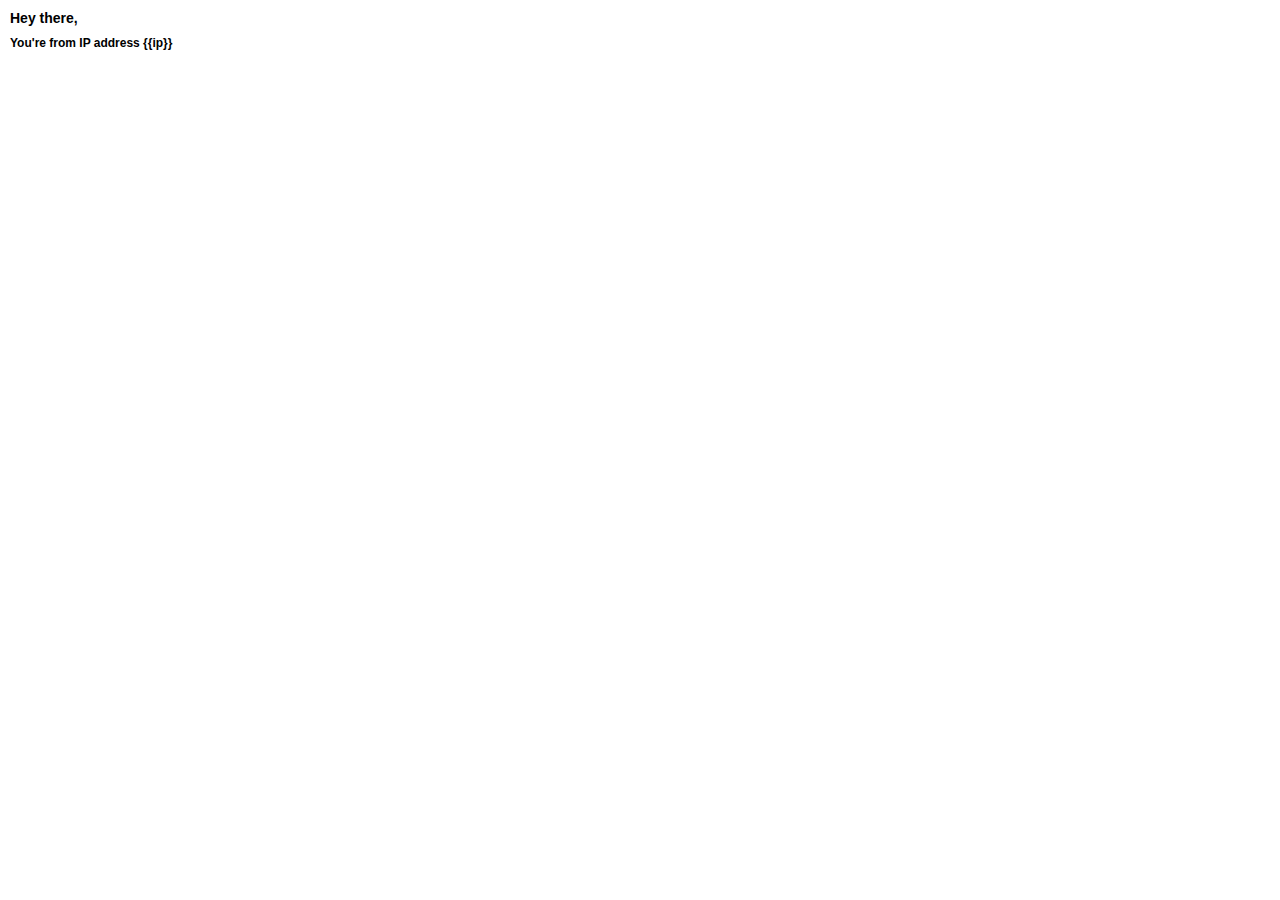
<file: templates/test.html>
<html>
<head>
<style >
html{font-family:sans-serif;-ms-text-size-adjust:100%;-webkit-text-size-adjust:100%}
body{margin:10}
h1{font-size: 14;}
h2{font-size:12;}
</style>
</head>
<body>
    <h1>Hey there,</h1>
    <h2>You're from IP address {{ip}}</h2>
    <!--<h2>New event API: Yes</h2>-->
</body>
</html>
</file>
<file: stylesheets/screen.css>
/*! normalize.css v3.0.2 | MIT License | git.io/normalize */html{font-family:sans-serif;-ms-text-size-adjust:100%;-webkit-text-size-adjust:100%}body{margin:0}article,aside,details,figcaption,figure,footer,header,hgroup,main,menu,nav,section,summary{display:block}audio,canvas,progress,video{display:inline-block;vertical-align:baseline}audio:not([controls]){display:none;height:0}[hidden],template{display:none}a{background-color:transparent}a:active,a:hover{outline:0}abbr[title]{border-bottom:1px dotted}b,strong{font-weight:bold}dfn{font-style:italic}h1{font-size:2em;margin:0.67em 0}mark{background:#ff0;color:#000}small{font-size:80%}sub,sup{font-size:75%;line-height:0;position:relative;vertical-align:baseline}sup{top:-0.5em}sub{bottom:-0.25em}img{border:0}svg:not(:root){overflow:hidden}figure{margin:1em 40px}hr{box-sizing:content-box;height:0}pre{overflow:auto}code,kbd,pre,samp{font-family:monospace, monospace;font-size:1em}button,input,optgroup,select,textarea{color:inherit;font:inherit;margin:0}button{overflow:visible}button,select{text-transform:none}button,html input[type="button"],input[type="reset"],input[type="submit"]{-webkit-appearance:button;cursor:pointer}button[disabled],html input[disabled]{cursor:default}button::-moz-focus-inner,input::-moz-focus-inner{border:0;padding:0}input{line-height:normal}input[type="checkbox"],input[type="radio"]{box-sizing:border-box;padding:0}input[type="number"]::-webkit-inner-spin-button,input[type="number"]::-webkit-outer-spin-button{height:auto}input[type="search"]{-webkit-appearance:textfield;box-sizing:content-box}input[type="search"]::-webkit-search-cancel-button,input[type="search"]::-webkit-search-decoration{-webkit-appearance:none}fieldset{border:1px solid #c0c0c0;margin:0 2px;padding:0.35em 0.625em 0.75em}legend{border:0;padding:0}textarea{overflow:auto}optgroup{font-weight:bold}table{border-collapse:collapse;border-spacing:0}td,th{padding:0}.content h1,.content h2,.content h3,.content h4,.content h5,.content h6,html,body{font-family:"Helvetica Neue", Helvetica, Arial, "Microsoft Yahei","微软雅黑", STXihei, "华文细黑", sans-serif;font-size:13px}.content h1,.content h2,.content h3,.content h4,.content h5,.content h6{font-weight:bold}.content code,.content pre{font-family:Consolas, Menlo, Monaco, "Lucida Console", "Liberation Mono", "DejaVu Sans Mono", "Bitstream Vera Sans Mono", "Courier New", monospace, serif;font-size:14px;line-height:1.5}.content code{word-break:break-all;word-break:break-word;-webkit-hyphens:auto;-moz-hyphens:auto;-ms-hyphens:auto;hyphens:auto}.highlight table td{padding:5px}.highlight table pre{margin:0}.highlight,.highlight .w{color:#f8f8f2;background-color:#272822}.highlight .err{color:#151515;background-color:#ac4142}.highlight .c,.highlight .cd,.highlight .cm,.highlight .c1,.highlight .cs{color:#505050}.highlight .cp{color:#f4bf75}.highlight .nt{color:#f4bf75}.highlight .o,.highlight .ow{color:#d0d0d0}.highlight .p,.highlight .pi{color:#d0d0d0}.highlight .gi{color:#90a959}.highlight .gd{color:#ac4142}.highlight .gh{color:#6a9fb5;background-color:#151515;font-weight:bold}.highlight .k,.highlight .kn,.highlight .kp,.highlight .kr,.highlight .kv{color:#aa759f}.highlight .kc{color:#d28445}.highlight .kt{color:#d28445}.highlight .kd{color:#d28445}.highlight .s,.highlight .sb,.highlight .sc,.highlight .sd,.highlight .s2,.highlight .sh,.highlight .sx,.highlight .s1{color:#90a959}.highlight .sr{color:#75b5aa}.highlight .si{color:#8f5536}.highlight .se{color:#8f5536}.highlight .nn{color:#f4bf75}.highlight .nc{color:#f4bf75}.highlight .no{color:#f4bf75}.highlight .na{color:#6a9fb5}.highlight .m,.highlight .mf,.highlight .mh,.highlight .mi,.highlight .il,.highlight .mo,.highlight .mb,.highlight .mx{color:#90a959}.highlight .ss{color:#90a959}.highlight .c,.highlight .cm,.highlight .c1,.highlight .cs{color:#909090}.highlight,.highlight .w{background-color:#292929}@font-face{font-family:'slate';src:url("../fonts/slate.eot?-syv14m");src:url("../fonts/slate.eot?#iefix-syv14m") format("embedded-opentype"),url("../fonts/slate.woff2?-syv14m") format("woff2"),url("../fonts/slate.woff?-syv14m") format("woff"),url("../fonts/slate.ttf?-syv14m") format("truetype"),url("../fonts/slate.svg?-syv14m#slate") format("svg");font-weight:normal;font-style:normal}.content aside.warning:before,.content aside.notice:before,.content aside.success:before,.tocify-wrapper>.search:before{font-family:'slate';speak:none;font-style:normal;font-weight:normal;font-variant:normal;text-transform:none;line-height:1}.content aside.warning:before{content:"\e600"}.content aside.notice:before{content:"\e602"}.content aside.success:before{content:"\e606"}.tocify-wrapper>.search:before{content:"\e607"}html,body{color:#333;padding:0;margin:0;-webkit-font-smoothing:antialiased;-moz-osx-font-smoothing:grayscale;background-color:#eaf2f6;height:100%;-webkit-text-size-adjust:none}#toc>ul>li>a>span{float:right;background-color:#2484FF;border-radius:40px;width:20px}.tocify-wrapper{transition:left 0.3s ease-in-out;overflow-y:auto;overflow-x:hidden;position:fixed;z-index:30;top:0;left:0;bottom:0;width:230px;background-color:#393939;font-size:13px;font-weight:bold}.tocify-wrapper .lang-selector{display:none}.tocify-wrapper .lang-selector a{padding-top:0.5em;padding-bottom:0.5em}.tocify-wrapper>img{display:block}.tocify-wrapper>.search{position:relative}.tocify-wrapper>.search input{background:#393939;border-width:0 0 1px 0;border-color:#666;padding:6px 0 6px 20px;box-sizing:border-box;margin:10px 15px;width:200px;outline:none;color:#fff;border-radius:0}.tocify-wrapper>.search:before{position:absolute;top:17px;left:15px;color:#fff}.tocify-wrapper img+.tocify{margin-top:20px}.tocify-wrapper .search-results{margin-top:0;box-sizing:border-box;height:0;overflow-y:auto;overflow-x:hidden;transition-property:height, margin;transition-duration:180ms;transition-timing-function:ease-in-out;background:linear-gradient(to bottom, rgba(0,0,0,0.2), transparent 8px),linear-gradient(to top, rgba(0,0,0,0.2), transparent 8px),linear-gradient(to bottom, #000, transparent 1.5px),linear-gradient(to top, #939393, rgba(147,147,147,0) 1.5px),#262626}.tocify-wrapper .search-results.visible{height:30%;margin-bottom:1em}.tocify-wrapper .search-results li{margin:1em 15px;line-height:1}.tocify-wrapper .search-results a{color:#fff;text-decoration:none}.tocify-wrapper .search-results a:hover{text-decoration:underline}.tocify-wrapper .tocify-item>a,.tocify-wrapper .toc-footer li{padding:0 15px 0 15px;display:block;overflow-x:hidden;white-space:nowrap;text-overflow:ellipsis}.tocify-wrapper ul,.tocify-wrapper li{list-style:none;margin:0;padding:0;line-height:28px}.tocify-wrapper li{color:#fff;transition-property:background;transition-timing-function:linear;transition-duration:230ms}.tocify-wrapper .tocify-focus{box-shadow:0px 1px 0px #000;background-color:#2467af;color:#fff}.tocify-wrapper .tocify-subheader{display:none;background-color:#262626;font-weight:500;background:linear-gradient(to bottom, rgba(0,0,0,0.2), transparent 8px),linear-gradient(to top, rgba(0,0,0,0.2), transparent 8px),linear-gradient(to bottom, #000, transparent 1.5px),linear-gradient(to top, #939393, rgba(147,147,147,0) 1.5px),#262626}.tocify-wrapper .tocify-subheader .tocify-item>a{padding-left:25px;font-size:12px}.tocify-wrapper .tocify-subheader>li:last-child{box-shadow:none}.tocify-wrapper .toc-footer{padding:1em 0;margin-top:1em;border-top:1px dashed #666}.tocify-wrapper .toc-footer li,.tocify-wrapper .toc-footer a{color:#fff;text-decoration:none}.tocify-wrapper .toc-footer a:hover{text-decoration:underline}.tocify-wrapper .toc-footer li{font-size:0.8em;line-height:1.7;text-decoration:none}#nav-button{padding:0 1.5em 5em 0;display:none;position:fixed;top:0;left:0;z-index:100;color:#000;text-decoration:none;font-weight:bold;opacity:0.7;line-height:16px;transition:left 0.3s ease-in-out}#nav-button span{display:block;padding:6px 6px 6px;background-color:rgba(234,242,246,0.7);-webkit-transform-origin:0 0;transform-origin:0 0;-webkit-transform:rotate(-90deg) translate(-100%, 0);transform:rotate(-90deg) translate(-100%, 0);border-radius:0 0 0 5px}#nav-button img{height:16px;vertical-align:bottom}#nav-button:hover{opacity:1}#nav-button.open{left:230px}.page-wrapper{margin-left:230px;position:relative;z-index:10;background-color:#eaf2f6;min-height:100%;padding-bottom:1px}.page-wrapper .dark-box{width:50%;background-color:#393939;position:absolute;right:0;top:0;bottom:0}.page-wrapper .lang-selector{position:fixed;z-index:50;border-bottom:5px solid #393939}.lang-selector{background-color:#222;width:100%;font-weight:bold}.lang-selector a{display:block;float:left;color:#fff;text-decoration:none;padding:0 10px;line-height:30px;outline:0}.lang-selector a:active,.lang-selector a:focus{background-color:#111;color:#fff}.lang-selector a.active{background-color:#393939;color:#fff}.lang-selector:after{content:'';clear:both;display:block}.content{position:relative;z-index:30}.content:after{content:'';display:block;clear:both}.content>h1,.content>h2,.content>h3,.content>h4,.content>h5,.content>h6,.content>p,.content>table,.content>ul,.content>ol,.content>aside,.content>dl{margin-right:50%;padding:0 28px;box-sizing:border-box;display:block;text-shadow:0px 1px 0px #fff}.content>ul,.content>ol{padding-left:43px}.content>h1,.content>h2,.content>div{clear:both}.content h1{font-size:30px;padding-top:0.5em;padding-bottom:0.5em;border-bottom:1px solid #ccc;margin-bottom:21px;margin-top:2em;border-top:1px solid #ddd;background-image:linear-gradient(to bottom, #fff, #f9f9f9)}.content h1:first-child,.content div:first-child+h1{border-top-width:0;margin-top:0}.content h2{font-size:20px;margin-top:4em;margin-bottom:0;border-top:1px solid #ccc;padding-top:1.2em;padding-bottom:1.2em;background-image:linear-gradient(to bottom, rgba(255,255,255,0.4), rgba(255,255,255,0))}.content h1+h2,.content h1+div+h2{margin-top:-21px;border-top:none}.content h3,.content h4,.content h5,.content h6{font-size:15px;margin-top:2.5em;margin-bottom:0.8em}.content h4,.content h5,.content h6{font-size:10px}.content hr{margin:2em 0;border-top:2px solid #393939;border-bottom:2px solid #eaf2f6}.content table{margin-bottom:1em;overflow:auto}.content table th,.content table td{text-align:left;vertical-align:top;line-height:1.6}.content table th{padding:5px 10px;border-bottom:1px solid #ccc;vertical-align:bottom}.content table td{padding:10px}.content table tr:last-child{border-bottom:1px solid #ccc}.content table tr:nth-child(odd)>td{background-color:#f9fbfc}.content table tr:nth-child(even)>td{background-color:#f3f7fa}.content dt{font-weight:bold}.content dd{margin-left:15px}.content p,.content li,.content dt,.content dd{line-height:1.6;margin-top:0}.content img{max-width:100%}.content code{background-color:rgba(0,0,0,0.05);padding:3px;border-radius:3px}.content pre>code{background-color:transparent;padding:0}.content aside{padding-top:1em;padding-bottom:1em;text-shadow:0 1px 0 #c6dde9;margin-top:1.5em;margin-bottom:1.5em;background:#8fbcd4;line-height:1.6}.content aside.warning{background-color:#c97a7e;text-shadow:0 1px 0 #dfb0b3}.content aside.success{background-color:#6ac174;text-shadow:0 1px 0 #a0d7a6}.content aside:before{vertical-align:middle;padding-right:0.5em;font-size:14px}.content .search-highlight{padding:2px;margin:-2px;border-radius:4px;border:1px solid #F7E633;text-shadow:1px 1px 0 #666;background:linear-gradient(to top left, #f7e633 0%, #f1d32f 100%)}.content pre,.content blockquote{background-color:#292929;color:#fff;padding:2em 28px;margin:0;width:50%;float:right;clear:right;box-sizing:border-box;text-shadow:0px 1px 2px rgba(0,0,0,0.4)}.content pre>p,.content blockquote>p{margin:0}.content pre a,.content blockquote a{color:#fff;text-decoration:none;border-bottom:dashed 1px #ccc}.content blockquote>p{background-color:#1c1c1c;border-radius:5px;padding:13px;color:#ccc;border-top:1px solid #000;border-bottom:1px solid #404040}@media (max-width: 930px){.tocify-wrapper{left:-230px}.tocify-wrapper.open{left:0}.page-wrapper{margin-left:0}#nav-button{display:block}.tocify-wrapper .tocify-item>a{padding-top:0.3em;padding-bottom:0.3em}}@media (max-width: 700px){.dark-box{display:none}.content>h1,.content>h2,.content>h3,.content>h4,.content>h5,.content>h6,.content>p,.content>table,.content>ul,.content>ol,.content>aside,.content>dl{margin-right:0}.tocify-wrapper .lang-selector{display:block}.page-wrapper .lang-selector{display:none}.content pre,.content blockquote{width:auto;float:none}.content>pre+h1,.content>blockquote+h1,.content>pre+h2,.content>blockquote+h2,.content>pre+h3,.content>blockquote+h3,.content>pre+h4,.content>blockquote+h4,.content>pre+h5,.content>blockquote+h5,.content>pre+h6,.content>blockquote+h6,.content>pre+p,.content>blockquote+p,.content>pre+table,.content>blockquote+table,.content>pre+ul,.content>blockquote+ul,.content>pre+ol,.content>blockquote+ol,.content>pre+aside,.content>blockquote+aside,.content>pre+dl,.content>blockquote+dl{margin-top:28px}}
</file>
<file: stylesheets/print.css>
/*! normalize.css v3.0.2 | MIT License | git.io/normalize */html{font-family:sans-serif;-ms-text-size-adjust:100%;-webkit-text-size-adjust:100%}body{margin:0}article,aside,details,figcaption,figure,footer,header,hgroup,main,menu,nav,section,summary{display:block}audio,canvas,progress,video{display:inline-block;vertical-align:baseline}audio:not([controls]){display:none;height:0}[hidden],template{display:none}a{background-color:transparent}a:active,a:hover{outline:0}abbr[title]{border-bottom:1px dotted}b,strong{font-weight:bold}dfn{font-style:italic}h1{font-size:2em;margin:0.67em 0}mark{background:#ff0;color:#000}small{font-size:80%}sub,sup{font-size:75%;line-height:0;position:relative;vertical-align:baseline}sup{top:-0.5em}sub{bottom:-0.25em}img{border:0}svg:not(:root){overflow:hidden}figure{margin:1em 40px}hr{box-sizing:content-box;height:0}pre{overflow:auto}code,kbd,pre,samp{font-family:monospace, monospace;font-size:1em}button,input,optgroup,select,textarea{color:inherit;font:inherit;margin:0}button{overflow:visible}button,select{text-transform:none}button,html input[type="button"],input[type="reset"],input[type="submit"]{-webkit-appearance:button;cursor:pointer}button[disabled],html input[disabled]{cursor:default}button::-moz-focus-inner,input::-moz-focus-inner{border:0;padding:0}input{line-height:normal}input[type="checkbox"],input[type="radio"]{box-sizing:border-box;padding:0}input[type="number"]::-webkit-inner-spin-button,input[type="number"]::-webkit-outer-spin-button{height:auto}input[type="search"]{-webkit-appearance:textfield;box-sizing:content-box}input[type="search"]::-webkit-search-cancel-button,input[type="search"]::-webkit-search-decoration{-webkit-appearance:none}fieldset{border:1px solid #c0c0c0;margin:0 2px;padding:0.35em 0.625em 0.75em}legend{border:0;padding:0}textarea{overflow:auto}optgroup{font-weight:bold}table{border-collapse:collapse;border-spacing:0}td,th{padding:0}.content h1,.content h2,.content h3,.content h4,body{font-family:"Helvetica Neue", Helvetica, Arial, "Microsoft Yahei","微软雅黑", STXihei, "华文细黑", sans-serif;font-size:13px}.content h1,.content h2,.content h3,.content h4{font-weight:bold}.content pre,.content code{font-family:Consolas, Menlo, Monaco, "Lucida Console", "Liberation Mono", "DejaVu Sans Mono", "Bitstream Vera Sans Mono", "Courier New", monospace, serif;font-size:12px;line-height:1.2}.content pre,.content code{word-break:break-all;word-break:break-word;-webkit-hyphens:auto;-moz-hyphens:auto;-ms-hyphens:auto;hyphens:auto}@font-face{font-family:'slate';src:url("../fonts/slate.eot?-syv14m");src:url("../fonts/slate.eot?#iefix-syv14m") format("embedded-opentype"),url("../fonts/slate.woff2?-syv14m") format("woff2"),url("../fonts/slate.woff?-syv14m") format("woff"),url("../fonts/slate.ttf?-syv14m") format("truetype"),url("../fonts/slate.svg?-syv14m#slate") format("svg");font-weight:normal;font-style:normal}.content aside.warning:before,.content aside.notice:before,.content aside.success:before{font-family:'slate';speak:none;font-style:normal;font-weight:normal;font-variant:normal;text-transform:none;line-height:1}.content aside.warning:before{content:"\e600"}.content aside.notice:before{content:"\e602"}.content aside.success:before{content:"\e606"}.tocify,.toc-footer,.lang-selector,.search,#nav-button{display:none}.tocify-wrapper>img{margin:0 auto;display:block}.content{font-size:12px}.content pre,.content code{border:1px solid #999;border-radius:5px;font-size:1.5em}.content pre{padding:0.3em}.content code{padding:0.2em}.content table{border:1px solid #999}.content table tr{border-bottom:1px solid #999}.content table td,.content table th{padding:0.7em}.content p{line-height:1.5}.content a{text-decoration:none;color:#000}.content h1{font-size:2.5em;padding-top:0.5em;padding-bottom:0.5em;margin-top:1em;margin-bottom:21px;border:2px solid #ccc;border-width:2px 0;text-align:center}.content h2{font-size:1.8em;margin-top:2em;border-top:2px solid #ccc;padding-top:0.8em}.content h1+h2,.content h1+div+h2{border-top:none;padding-top:0;margin-top:0}.content h3,.content h4{font-size:0.8em;margin-top:1.5em;margin-bottom:0.8em;text-transform:uppercase}.content h5,.content h6{text-transform:uppercase}.content aside{padding:1em;border:1px solid #ccc;border-radius:5px;margin-top:1.5em;margin-bottom:1.5em;line-height:1.6}.content aside:before{vertical-align:middle;padding-right:0.5em;font-size:14px}
</file>
